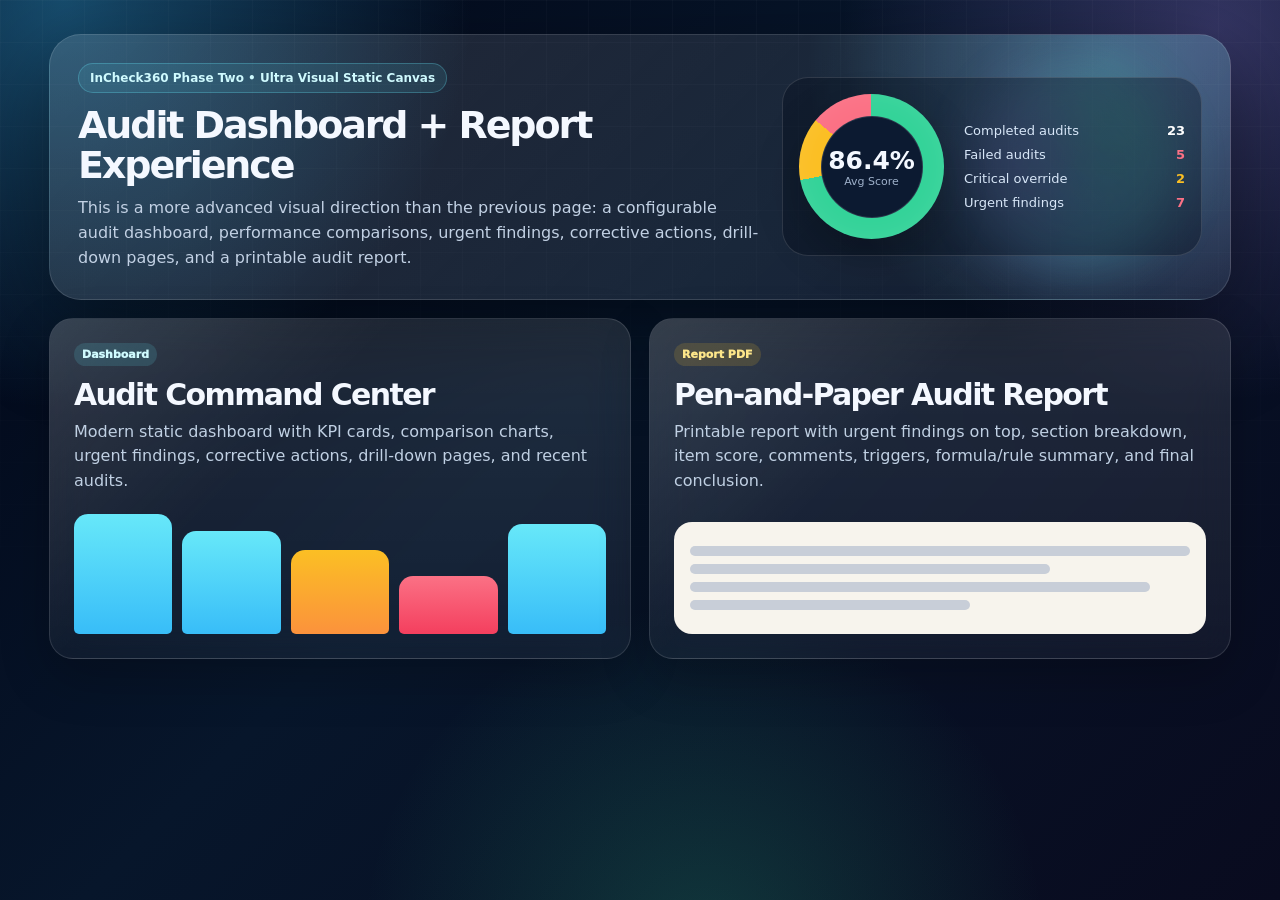
<file: index.html>
<!doctype html>
<html lang="en">
<head>
  <meta charset="utf-8">
  <title>InCheck360 Audit Ultra Visual Canvas</title>
  <meta name="viewport" content="width=device-width, initial-scale=1">
  <link rel="stylesheet" href="ultra.css">
</head>
<body>
  <main class="home">
    <section class="hero">
      <div class="hero-content">
        <div>
          <span class="eyebrow">InCheck360 Phase Two • Ultra Visual Static Canvas</span>
          <h1>Audit Dashboard + Report Experience</h1>
          <p>This is a more advanced visual direction than the previous page: a configurable audit dashboard, performance comparisons, urgent findings, corrective actions, drill-down pages, and a printable audit report.</p>
        </div>
        <div class="health-panel">
          <div class="health-ring"><div class="health-ring-inner"><div><b>86.4%</b><span>Avg Score</span></div></div></div>
          <div class="health-list">
            <div class="health-item"><span>Completed audits</span><b>23</b></div>
            <div class="health-item"><span>Failed audits</span><b style="color:var(--red)">5</b></div>
            <div class="health-item"><span>Critical override</span><b style="color:var(--amber)">2</b></div>
            <div class="health-item"><span>Urgent findings</span><b style="color:var(--red)">7</b></div>
          </div>
        </div>
      </div>
    </section>

    <section class="home-grid">
      <a class="card home-card" href="dashboard_ultra.html">
        <div>
          <span class="chip info">Dashboard</span>
          <h2>Audit Command Center</h2>
          <p>Modern static dashboard with KPI cards, comparison charts, urgent findings, corrective actions, drill-down pages, and recent audits.</p>
        </div>
        <div class="preview-bars">
          <span style="height:100%"></span><span style="height:86%"></span><span style="height:70%;background:linear-gradient(180deg,var(--amber),var(--orange))"></span><span style="height:48%;background:linear-gradient(180deg,var(--red),var(--rose))"></span><span style="height:92%"></span>
        </div>
      </a>

      <a class="card home-card" href="report_ultra.html">
        <div>
          <span class="chip warn">Report PDF</span>
          <h2>Pen-and-Paper Audit Report</h2>
          <p>Printable report with urgent findings on top, section breakdown, item score, comments, triggers, formula/rule summary, and final conclusion.</p>
        </div>
        <div class="preview-paper">
          <div class="paper-line" style="width:100%"></div>
          <div class="paper-line" style="width:72%"></div>
          <div class="paper-line" style="width:92%"></div>
          <div class="paper-line" style="width:56%"></div>
        </div>
      </a>
    </section>
  </main>
</body>
</html>
</file>
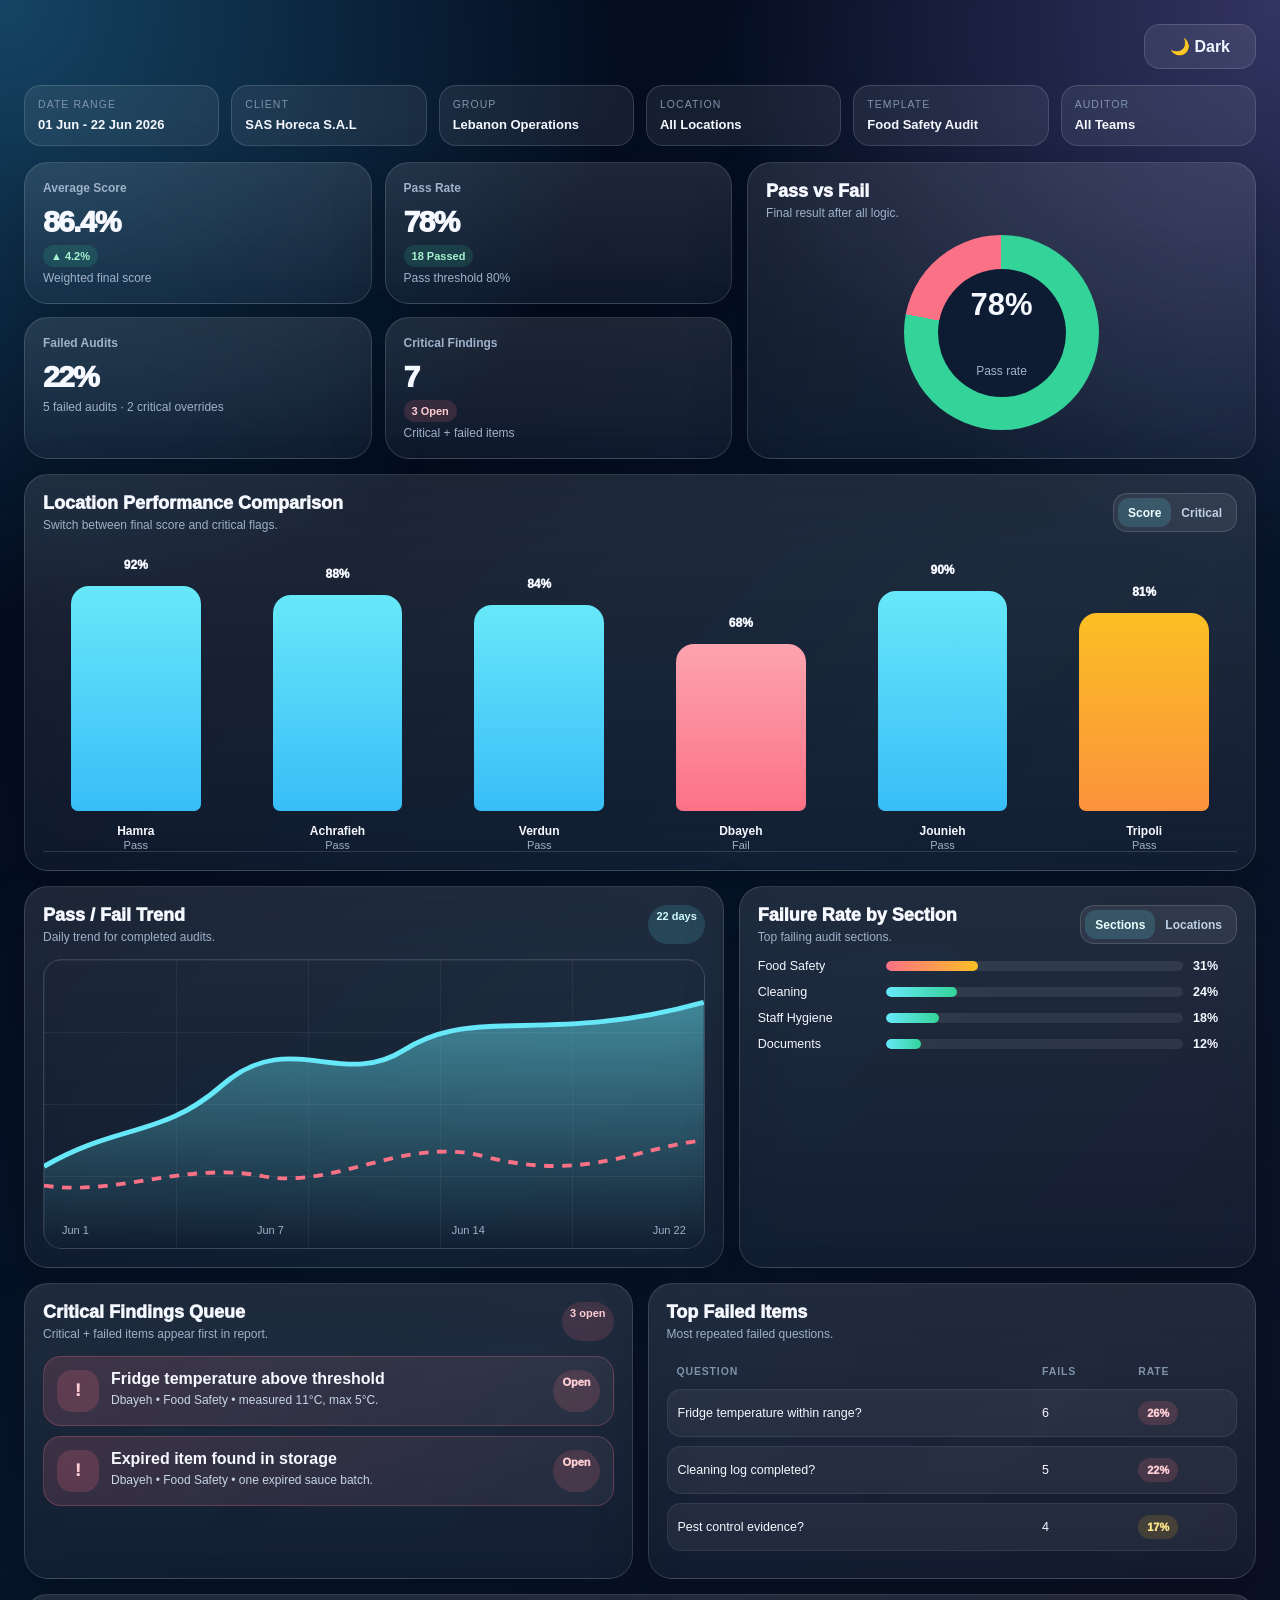
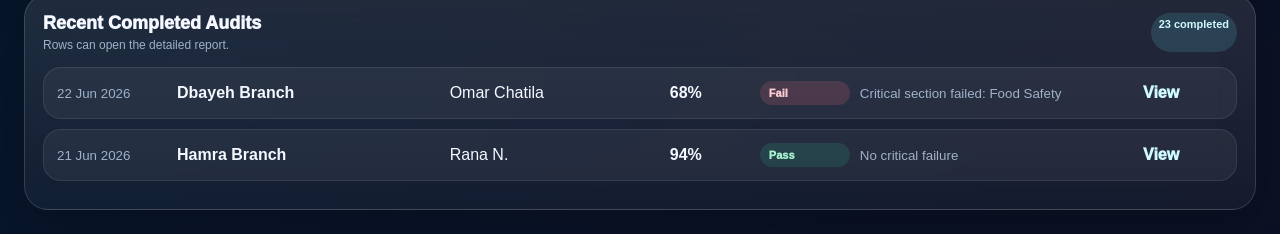
<file: audit_dashboard_configured.html>
<!DOCTYPE html>

<html>
<head>
<meta charset="utf-8"/>
<title>
   InCheck360 Audit Dashboard Working Config
  </title>
<meta content="width=device-width, initial-scale=1" name="viewport"/>
<link href="audit_dashboard_configured.css" rel="stylesheet"/>
</head>
<body>
<div class="app">
<main class="main" id="dashboardMain">
<div class="dashboard-toolbar" aria-label="Dashboard appearance controls">
<button class="btn secondary theme-toggle-btn" id="themeToggleBtn" type="button" aria-label="Toggle light and dark mode">🌙 Dark</button>
</div>
<section class="filters">
<div class="filter">
<label>
       Date Range
      </label>
<b>
       01 Jun - 22 Jun 2026
      </b>
</div>
<div class="filter">
<label>
       Client
      </label>
<b>
       SAS Horeca S.A.L
      </b>
</div>
<div class="filter">
<label>
       Group
      </label>
<b>
       Lebanon Operations
      </b>
</div>
<div class="filter">
<label>
       Location
      </label>
<b>
       All Locations
      </b>
</div>
<div class="filter">
<label>
       Template
      </label>
<b>
       Food Safety Audit
      </b>
</div>
<div class="filter">
<label>
       Auditor
      </label>
<b>
       All Teams
      </b>
</div>
</section>
<section class="top-summary-grid"><section class="kpis">
<div class="card pad">
<div class="kpi-label">
       Average Score
      </div>
<div class="kpi-value">
       86.4%
      </div>
<span class="chip good">
       ▲ 4.2%
      </span>
<div class="subtitle">
       Weighted final score
      </div>
</div>
<div class="card pad">
<div class="kpi-label">
       Pass Rate
      </div>
<div class="kpi-value">
       78%
      </div>
<span class="chip good">
       18 Passed
      </span>
<div class="kpi-caption subtitle">
       Pass threshold 80%
      </div>
</div>
<div class="card pad">
<div class="kpi-label">
       Failed Audits
      </div>
<div class="kpi-value">
       22%
      </div>
<div class="kpi-caption subtitle">
       5 failed audits · 2 critical overrides
      </div>
</div>
<div class="card pad">
<div class="kpi-label">
       Critical Findings
      </div>
<div class="kpi-value">
       7
      </div>
<span class="chip bad">
       3 Open
      </span>
<div class="subtitle">
       Critical + failed items
      </div>
</div>
</section><div class="card pad overview-pass-fail" data-widget="passFail">
<div class="title-row">
<div>
<div class="title">
         Pass vs Fail
        </div>
<div class="subtitle">
         Final result after all logic.
        </div>
</div>
</div>
<div class="donut">
<div>
<b>
         78%
        </b>
<span class="subtitle">
         Pass rate
        </span>
</div>
</div>
</div></section>
<section class="grid-main" style="grid-template-columns:1fr">
<div class="card pad" data-widget="locationPerformance">
<div class="title-row">
<div>
<div class="title">
         Location Performance Comparison
        </div>
<div class="subtitle">
         Switch between final score and critical flags.
        </div>
</div>
<div class="segment">
<button class="active" data-segment="score">
         Score
        </button>
<button data-segment="urgent">
         Critical
        </button>
</div>
</div>
<div class="bars">
<div class="bar-wrap" data-bar="">
<div class="bar" data-value="92%" style="--h:220px">
</div>
<b>
         Hamra
        </b>
<span>
         Pass
        </span>
</div>
<div class="bar-wrap" data-bar="">
<div class="bar" data-value="88%" style="--h:210px">
</div>
<b>
         Achrafieh
        </b>
<span>
         Pass
        </span>
</div>
<div class="bar-wrap" data-bar="">
<div class="bar" data-value="84%" style="--h:200px">
</div>
<b>
         Verdun
        </b>
<span>
         Pass
        </span>
</div>
<div class="bar-wrap" data-bar="">
<div class="bar fail" data-value="68%" style="--h:162px">
</div>
<b>
         Dbayeh
        </b>
<span>
         Fail
        </span>
</div>
<div class="bar-wrap" data-bar="">
<div class="bar" data-value="90%" style="--h:215px">
</div>
<b>
         Jounieh
        </b>
<span>
         Pass
        </span>
</div>
<div class="bar-wrap" data-bar="">
<div class="bar mid" data-value="81%" style="--h:193px">
</div>
<b>
         Tripoli
        </b>
<span>
         Pass
        </span>
</div>
</div>
</div>
</section>
<section class="grid-three secondary-insights-grid">
<div class="card pad" data-widget="trend">
<div class="title-row">
<div>
<div class="title">
         Pass / Fail Trend
        </div>
<div class="subtitle">
         Daily trend for completed audits.
        </div>
</div>
<span class="chip info">
        22 days
       </span>
</div>
<div class="svgchart">
<svg preserveaspectratio="none" viewbox="0 0 620 300">
<defs>
<lineargradient id="areaPass" x1="0" x2="0" y1="0" y2="1">
<stop offset="0%" stop-color="#67e8f9" stop-opacity=".5">
</stop>
<stop offset="100%" stop-color="#67e8f9" stop-opacity="0">
</stop>
</lineargradient>
</defs>
<path d="M0,215 C70,170 112,185 168,130 C230,70 280,135 338,94 C406,46 470,90 620,44 L620,300 L0,300 Z" fill="url(#areaPass)">
</path>
<path d="M0,215 C70,170 112,185 168,130 C230,70 280,135 338,94 C406,46 470,90 620,44" fill="none" stroke="#67e8f9" stroke-width="5">
</path>
<path d="M0,235 C70,246 132,210 205,225 C272,240 340,182 415,205 C510,232 560,194 620,188" fill="none" stroke="#fb7185" stroke-dasharray="9 8" stroke-width="4">
</path>
</svg>
<div class="axis">
<span>
         Jun 1
        </span>
<span>
         Jun 7
        </span>
<span>
         Jun 14
        </span>
<span>
         Jun 22
        </span>
</div>
</div>
</div>

<div class="card pad" data-widget="sectionFailure" data-failure-view="section">
<div class="title-row">
<div>
<div class="title" data-failure-title>
         Failure Rate by Section
        </div>
<div class="subtitle" data-failure-subtitle>
         Top failing audit sections.
        </div>
</div>
<div class="segment failure-view-switch" aria-label="Failure rate view">
<button class="active" data-failure-view-button="section" type="button">Sections</button>
<button data-failure-view-button="location" type="button">Locations</button>
</div>
</div>
<div data-failure-list>
<div class="progress-row"><span>Food Safety</span><div class="track"><span class="danger" style="width:31%"></span></div><b>31%</b></div>
<div class="progress-row"><span>Cleaning</span><div class="track"><span class="warn" style="width:24%"></span></div><b>24%</b></div>
<div class="progress-row"><span>Staff Hygiene</span><div class="track"><span style="width:18%"></span></div><b>18%</b></div>
<div class="progress-row"><span>Documents</span><div class="track"><span style="width:12%"></span></div><b>12%</b></div>
</div>
</div>
</section>
<section class="grid-three" style="grid-template-columns:repeat(2,1fr)">
<div class="card pad" data-widget="urgentFindings">
<div class="title-row">
<div>
<div class="title">
         Critical Findings Queue
        </div>
<div class="subtitle">
         Critical + failed items appear first in report.
        </div>
</div>
<span class="chip bad">
        3 open
       </span>
</div>
<div class="finding">
<div class="finding-icon">
        !
       </div>
<div>
<b>
         Fridge temperature above threshold
        </b>
<p>
         Dbayeh • Food Safety • measured 11°C, max 5°C.
        </p>
</div>
<span class="status fail">
        Open
       </span>
</div>
<div class="finding">
<div class="finding-icon">
        !
       </div>
<div>
<b>
         Expired item found in storage
        </b>
<p>
         Dbayeh • Food Safety • one expired sauce batch.
        </p>
</div>
<span class="status fail">
        Open
       </span>
</div>
</div>
<div class="card pad" data-widget="topFailedItems">
<div class="title-row">
<div>
<div class="title">
         Top Failed Items
        </div>
<div class="subtitle">
         Most repeated failed questions.
        </div>
</div>
</div>
<table class="table">
<tr>
<th>
         Question
        </th>
<th>
         Fails
        </th>
<th>
         Rate
        </th>
</tr>
<tr>
<td>
         Fridge temperature within range?
        </td>
<td>
         6
        </td>
<td>
<span class="status fail">
          26%
         </span>
</td>
</tr>
<tr>
<td>
         Cleaning log completed?
        </td>
<td>
         5
        </td>
<td>
<span class="status fail">
          22%
         </span>
</td>
</tr>
<tr>
<td>
         Pest control evidence?
        </td>
<td>
         4
        </td>
<td>
<span class="status warn">
          17%
         </span>
</td>
</tr>
</table>
</div>
</section>
<section class="card pad" data-widget="recentAudits" style="margin-top:15px">
<div class="title-row">
<div>
<div class="title">
        Recent Completed Audits
       </div>
<div class="subtitle">
        Rows can open the detailed report.
       </div>
</div>
<span class="chip info">
       23 completed
      </span>
</div>
<div class="audit-row">
<small>
       22 Jun 2026
      </small>
<b>
       Dbayeh Branch
      </b>
<span>
       Omar Chatila
      </span>
<b>
       68%
      </b>
<span class="status fail">
       Fail
      </span>
<small>
       Critical section failed: Food Safety
      </small>
<a class="action-link" href="audit_report_configured.html">
       View
      </a>
</div>
<div class="audit-row">
<small>
       21 Jun 2026
      </small>
<b>
       Hamra Branch
      </b>
<span>
       Rana N.
      </span>
<b>
       94%
      </b>
<span class="status pass">
       Pass
      </span>
<small>
       No critical failure
      </small>
<a class="action-link" href="audit_report_configured.html">
       View
      </a>
</div>
</section>
</main>
</div>
<div class="config-overlay" id="configOverlay">
<aside class="config-panel">
<div class="config-header">
<div>
<span class="eyebrow">
       Dashboard Builder
      </span>
<h2>
       Configure Audit Dashboard
      </h2>
<p>
       Choose widgets, default filters, layout density, and role visibility. Settings are saved locally in this browser.
      </p>
</div>
<button class="icon-btn" id="closeConfigBtn" type="button">
      ×
     </button>
</div>
<div class="config-body">
<section class="config-section">
<h3>
       Layout Preset
      </h3>
<div class="preset-grid">
<label class="preset-card">
<input checked="" name="layout" type="radio" value="executive"/>
<span>
         Executive
        </span>
<small>
         KPI + performance overview
        </small>
</label>
<label class="preset-card">
<input name="layout" type="radio" value="operations"/>
<span>
         Operations
        </span>
<small>
         Critical queue + audit list
        </small>
</label>
<label class="preset-card">
<input name="layout" type="radio" value="compact"/>
<span>
         Compact
        </span>
<small>
         Dense layout
        </small>
</label>
</div>
</section>
<section class="config-section">
<h3>
       Default Filters
      </h3>
<div class="config-grid">
<label>
        Client
        <select id="cfgClient">
<option>
          SAS Horeca S.A.L
         </option>
<option>
          Kcal DMCC
         </option>
<option>
          Lebanese Roaster
         </option>
<option>
          All Clients
         </option>
</select>
</label>
<label>
        Location
        <select id="cfgLocation">
<option>
          All Locations
         </option>
<option>
          Dbayeh Branch
         </option>
<option>
          Hamra Branch
         </option>
<option>
          Achrafieh Branch
         </option>
</select>
</label>
<label>
        Checklist Template
        <select id="cfgTemplate">
<option>
          Food Safety Audit
         </option>
<option>
          Cleaning Audit
         </option>
<option>
          Operations Audit
         </option>
<option>
          All Audit Templates
         </option>
</select>
</label>
<label>
        Date Range
        <select id="cfgDate">
<option>
          01 Jun - 22 Jun 2026
         </option>
<option>
          This Week
         </option>
<option>
          This Month
         </option>
<option>
          Last 30 Days
         </option>
</select>
</label>
</div>
</section>
<section class="config-section">
<h3>
       Visible Widgets
      </h3>
<div class="toggle-grid">
<label>
<input checked="" data-toggle-widget="locationPerformance" type="checkbox"/>
        Location Performance
       </label>
<label>
<input checked="" data-toggle-widget="trend" type="checkbox"/>
        Pass / Fail Trend
       </label>
<label>
<input checked="" data-toggle-widget="passFail" type="checkbox"/>
        Pass vs Fail
       </label>
<label>
<input checked="" data-toggle-widget="sectionFailure" type="checkbox"/>
        Section Failure Rate
       </label>
<label>
<input checked="" data-toggle-widget="urgentFindings" type="checkbox"/>
        Critical Findings
       </label>
<label>
<input checked="" data-toggle-widget="topFailedItems" type="checkbox"/>
        Top Failed Items
       </label>
<label>
<input checked="" data-toggle-widget="recentAudits" type="checkbox"/>
        Recent Audits
       </label>
</div>
</section>
<section class="config-section">
<h3>
       Role Visibility
      </h3>
<div class="roles">
<label>
<input checked="" type="checkbox"/>
        Admin
       </label>
<label>
<input checked="" type="checkbox"/>
        GM
       </label>
<label>
<input checked="" type="checkbox"/>
        HOO
       </label>
<label>
<input type="checkbox"/>
        Location Manager
       </label>
<label>
<input type="checkbox"/>
        Auditor
       </label>
</div>
</section>
<section class="config-section">
<h3>
       Widget Parameters
      </h3>
<div class="config-grid">
<label>
        Score threshold
        <input id="cfgThreshold" max="100" min="0" type="number" value="80"/>
</label>
<label>
        Critical alert threshold
        <input id="cfgUrgent" max="50" min="0" type="number" value="3"/>
</label>
<label>
        Default group by
        <select id="cfgGroupBy">
<option>
          Location
         </option>
<option>
          Client
         </option>
<option>
          Group
         </option>
<option>
          Auditor
         </option>
</select>
</label>
<label>
        Refresh mode
        <select id="cfgRefresh">
<option>
          Manual
         </option>
<option>
          Every 5 minutes
         </option>
<option>
          Every 15 minutes
         </option>
<option>
          Hourly
         </option>
</select>
</label>
</div>
</section>
</div>
<div class="config-footer">
<span>
      Changes apply to this static preview only.
     </span>
<div>
<button class="btn secondary" id="resetConfigBtn" type="button">
       Reset
      </button>
<button class="btn" id="saveConfigBtn" type="button">
       Save Configuration
      </button>
</div>
</div>
</aside>
</div>
<script src="audit_dashboard_configured.js">
</script>
</body>
</html>
</file>
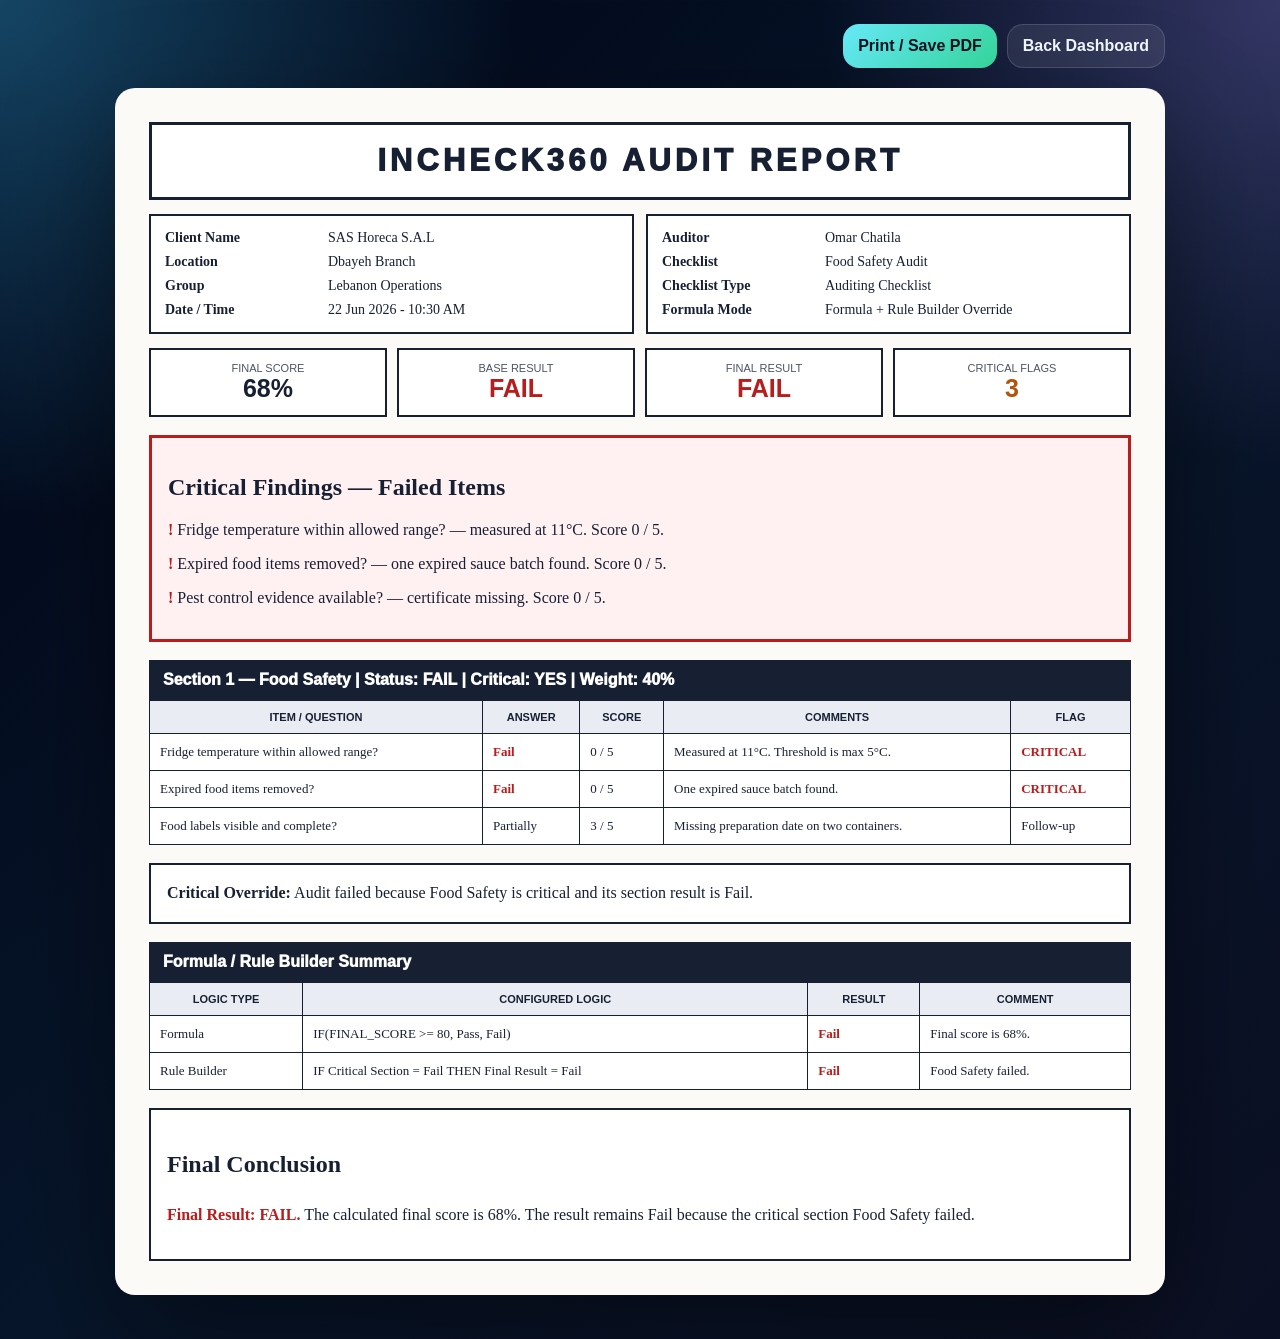
<file: audit_report_configured.html>
<!doctype html><html><head><meta charset="utf-8"><title>InCheck360 Audit Report</title><meta name="viewport" content="width=device-width, initial-scale=1"><link rel="stylesheet" href="audit_dashboard_configured.css"></head><body><main class="main"><div class="actions" style="max-width:1050px;margin:0 auto 16px"><button class="btn" onclick="window.print()">Print / Save PDF</button><a class="btn secondary" href="audit_dashboard_configured.html">Back Dashboard</a></div><article class="paper"><div class="paper-title">InCheck360 Audit Report</div><section class="paper-grid"><div class="paper-box"><div class="meta"><b>Client Name</b><span>SAS Horeca S.A.L</span><b>Location</b><span>Dbayeh Branch</span><b>Group</b><span>Lebanon Operations</span><b>Date / Time</b><span>22 Jun 2026 - 10:30 AM</span></div></div><div class="paper-box"><div class="meta"><b>Auditor</b><span>Omar Chatila</span><b>Checklist</b><span>Food Safety Audit</span><b>Checklist Type</b><span>Auditing Checklist</span><b>Formula Mode</b><span>Formula + Rule Builder Override</span></div></div></section><section class="summary"><div class="sum"><span>Final Score</span><b>68%</b></div><div class="sum"><span>Base Result</span><b class="red">FAIL</b></div><div class="sum"><span>Final Result</span><b class="red">FAIL</b></div><div class="sum"><span>Critical Flags</span><b class="amber">3</b></div></section><section class="urgent"><h2>Critical Findings — Failed Items</h2><p><b class="red">!</b> Fridge temperature within allowed range? — measured at 11°C. Score 0 / 5.</p><p><b class="red">!</b> Expired food items removed? — one expired sauce batch found. Score 0 / 5.</p><p><b class="red">!</b> Pest control evidence available? — certificate missing. Score 0 / 5.</p></section><div class="band">Section 1 — Food Safety | Status: FAIL | Critical: YES | Weight: 40%</div><table class="paper-table"><tr><th>Item / Question</th><th>Answer</th><th>Score</th><th>Comments</th><th>Flag</th></tr><tr><td>Fridge temperature within allowed range?</td><td class="red"><b>Fail</b></td><td>0 / 5</td><td>Measured at 11°C. Threshold is max 5°C.</td><td class="red"><b>CRITICAL</b></td></tr><tr><td>Expired food items removed?</td><td class="red"><b>Fail</b></td><td>0 / 5</td><td>One expired sauce batch found.</td><td class="red"><b>CRITICAL</b></td></tr><tr><td>Food labels visible and complete?</td><td>Partially</td><td>3 / 5</td><td>Missing preparation date on two containers.</td><td>Follow-up</td></tr></table><div class="conclusion"><b>Critical Override:</b> Audit failed because Food Safety is critical and its section result is Fail.</div><div class="band">Formula / Rule Builder Summary</div><table class="paper-table"><tr><th>Logic Type</th><th>Configured Logic</th><th>Result</th><th>Comment</th></tr><tr><td>Formula</td><td>IF(FINAL_SCORE >= 80, Pass, Fail)</td><td class="red"><b>Fail</b></td><td>Final score is 68%.</td></tr><tr><td>Rule Builder</td><td>IF Critical Section = Fail THEN Final Result = Fail</td><td class="red"><b>Fail</b></td><td>Food Safety failed.</td></tr></table><section class="conclusion"><h2>Final Conclusion</h2><p><b class="red">Final Result: FAIL.</b> The calculated final score is 68%. The result remains Fail because the critical section Food Safety failed.</p></section></article></main></body></html>
</file>
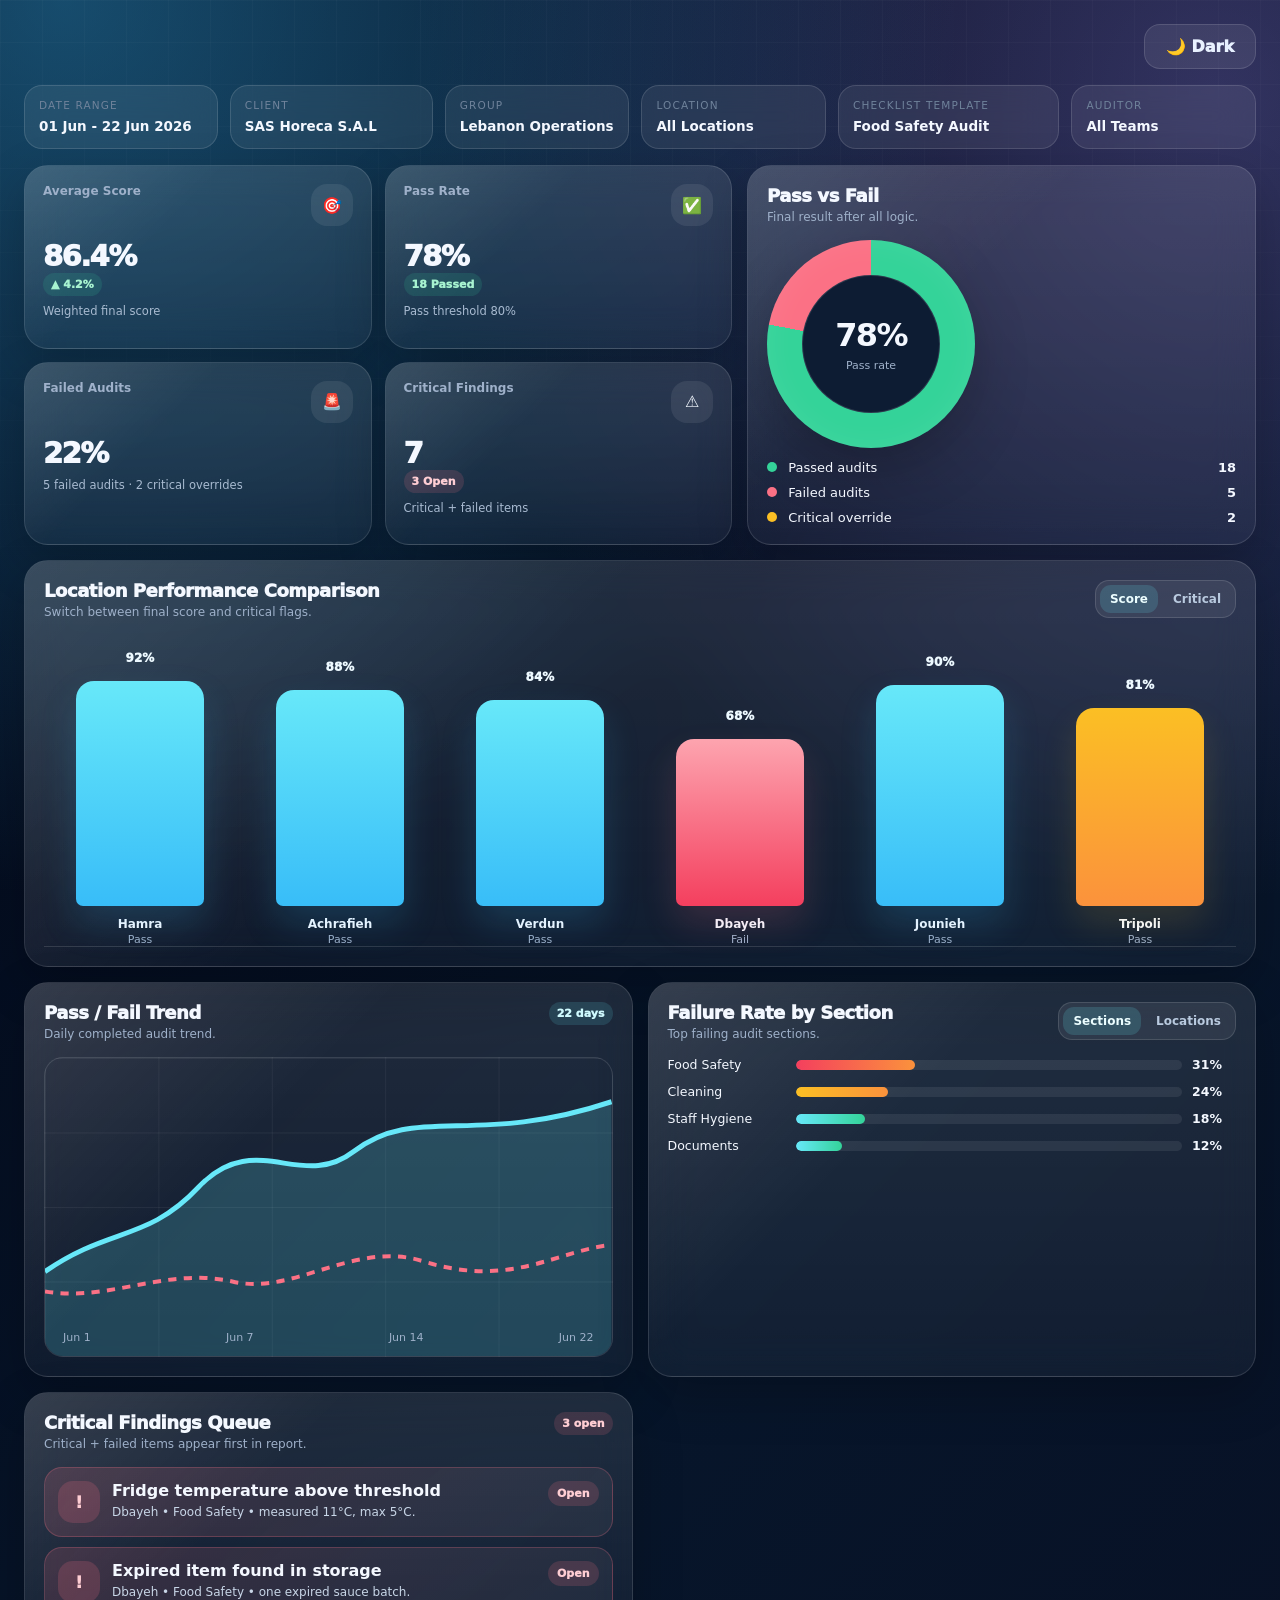
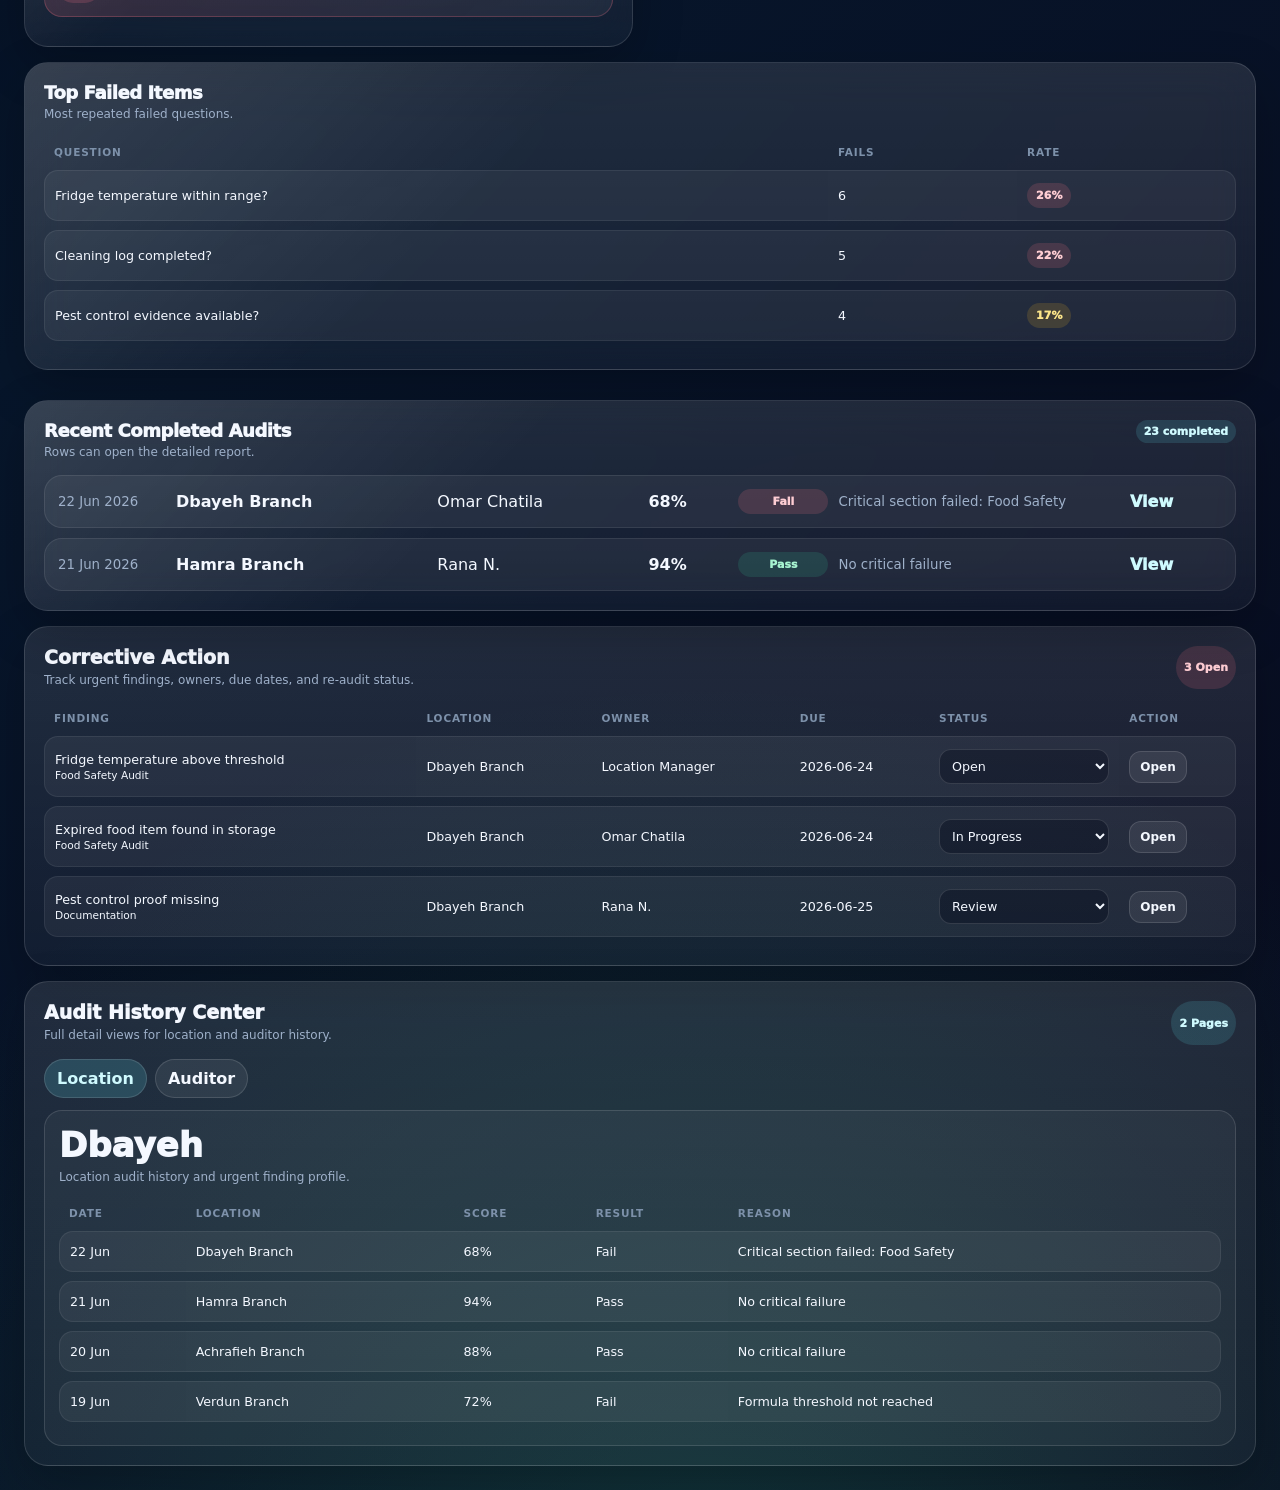
<file: dashboard_ultra.html>
<!DOCTYPE html>

<html lang="en">
<head>
<meta charset="utf-8"/>
<title>
   InCheck360 Audit Command Center
  </title>
<meta content="width=device-width, initial-scale=1" name="viewport"/>
<link href="ultra.css" rel="stylesheet"/>
</head>
<body>
<div class="app">
<main class="main" id="dashboardMain">
<div class="dashboard-toolbar" aria-label="Dashboard appearance controls">
<button class="btn secondary theme-toggle-btn" id="themeToggleBtn" type="button" aria-label="Toggle light and dark mode">🌙 Dark</button>
</div>
<section class="filters">
<div class="filter">
<label>
       Date range
      </label>
<b>
       01 Jun - 22 Jun 2026
      </b>
</div>
<div class="filter">
<label>
       Client
      </label>
<b>
       SAS Horeca S.A.L
      </b>
</div>
<div class="filter">
<label>
       Group
      </label>
<b>
       Lebanon Operations
      </b>
</div>
<div class="filter">
<label>
       Location
      </label>
<b>
       All Locations
      </b>
</div>
<div class="filter">
<label>
       Checklist Template
      </label>
<b>
       Food Safety Audit
      </b>
</div>
<div class="filter">
<label>
       Auditor
      </label>
<b>
       All Teams
      </b>
</div>
</section>
<section class="top-summary-grid"><section class="kpi-grid">
<div class="card kpi">
<div class="kpi-head">
<div class="kpi-label">
        Average Score
       </div>
<div class="kpi-icon">
        🎯
       </div>
</div>
<div class="kpi-value">
       86.4%
      </div>
<span class="chip good">
       ▲ 4.2%
      </span>
<div class="kpi-caption">
       Weighted final score
      </div>
</div>
<div class="card kpi">
<div class="kpi-head">
<div class="kpi-label">
        Pass Rate
       </div>
<div class="kpi-icon">
        ✅
       </div>
</div>
<div class="kpi-value">
       78%
      </div>
<span class="chip good">
       18 Passed
      </span>
<div class="kpi-caption">
       Pass threshold 80%
      </div>
</div>
<div class="card kpi">
<div class="kpi-head">
<div class="kpi-label">
        Failed Audits
       </div>
<div class="kpi-icon">
        🚨
       </div>
</div>
<div class="kpi-value">
       22%
      </div>
<div class="kpi-caption">
       5 failed audits · 2 critical overrides
      </div>
</div>
<div class="card kpi">
<div class="kpi-head">
<div class="kpi-label">
        Critical Findings
       </div>
<div class="kpi-icon">
        ⚠️
       </div>
</div>
<div class="kpi-value">
       7
      </div>
<span class="chip bad">
       3 Open
      </span>
<div class="kpi-caption">
       Critical + failed items
      </div>
</div>
</section><div class="card card-pad overview-pass-fail" data-widget="passFail">
<div class="card-title-row">
<div>
<div class="card-title">
         Pass vs Fail
        </div>
<div class="card-subtitle">
         Final result after all logic.
        </div>
</div>
</div>
<div class="donut-layout">
<div class="donut">
<div class="donut-inner">
<div>
<b>
           78%
          </b>
<span>
           Pass rate
          </span>
</div>
</div>
</div>
<div class="legend-list">
<div class="legend-row">
<span>
<i class="legend-dot" style="background:var(--green)">
</i>
          Passed audits
         </span>
<b>
          18
         </b>
</div>
<div class="legend-row">
<span>
<i class="legend-dot" style="background:var(--red)">
</i>
          Failed audits
         </span>
<b>
          5
         </b>
</div>
<div class="legend-row">
<span>
<i class="legend-dot" style="background:var(--amber)">
</i>
          Critical override
         </span>
<b>
          2
         </b>
</div>
</div>
</div>
</div></section>
<section class="grid-main" style="grid-template-columns:1fr">
<div class="card card-pad" data-widget="locationPerformance">
<div class="card-title-row">
<div>
<div class="card-title">
         Location Performance Comparison
        </div>
<div class="card-subtitle">
         Switch between final score and critical flags.
        </div>
</div>
<div class="segment">
<button class="active" data-segment="score">
         Score
        </button>
<button data-segment="urgent">
         Critical
        </button>
</div>
</div>
<div class="bar-compare">
<div class="location-bar" data-location-bar="">
<div class="bar" data-value="92%" style="--h:220px">
</div>
<b>
         Hamra
        </b>
<span>
         Pass
        </span>
</div>
<div class="location-bar" data-location-bar="">
<div class="bar" data-value="88%" style="--h:210px">
</div>
<b>
         Achrafieh
        </b>
<span>
         Pass
        </span>
</div>
<div class="location-bar" data-location-bar="">
<div class="bar" data-value="84%" style="--h:200px">
</div>
<b>
         Verdun
        </b>
<span>
         Pass
        </span>
</div>
<div class="location-bar" data-location-bar="">
<div class="bar fail" data-value="68%" style="--h:162px">
</div>
<b>
         Dbayeh
        </b>
<span>
         Fail
        </span>
</div>
<div class="location-bar" data-location-bar="">
<div class="bar" data-value="90%" style="--h:215px">
</div>
<b>
         Jounieh
        </b>
<span>
         Pass
        </span>
</div>
<div class="location-bar" data-location-bar="">
<div class="bar mid" data-value="81%" style="--h:193px">
</div>
<b>
         Tripoli
        </b>
<span>
         Pass
        </span>
</div>
</div>
</div>
</section>
<section class="grid-three secondary-insights-grid">
<div class="card card-pad" data-widget="trend">
<div class="card-title-row">
<div>
<div class="card-title">
         Pass / Fail Trend
        </div>
<div class="card-subtitle">
         Daily completed audit trend.
        </div>
</div>
<span class="chip info">
        22 days
       </span>
</div>
<div class="svg-chart">
<svg preserveaspectratio="none" viewbox="0 0 620 300">
<path d="M0,215 C70,170 112,185 168,130 C230,70 280,135 338,94 C406,46 470,90 620,44 L620,300 L0,300 Z" fill="rgba(103,232,249,.2)">
</path>
<path d="M0,215 C70,170 112,185 168,130 C230,70 280,135 338,94 C406,46 470,90 620,44" fill="none" stroke="#67e8f9" stroke-width="5">
</path>
<path d="M0,235 C70,246 132,210 205,225 C272,240 340,182 415,205 C510,232 560,194 620,188" fill="none" stroke="#fb7185" stroke-dasharray="9 8" stroke-width="4">
</path>
</svg>
<div class="svg-axis">
<span>
         Jun 1
        </span>
<span>
         Jun 7
        </span>
<span>
         Jun 14
        </span>
<span>
         Jun 22
        </span>
</div>
</div>
</div>

<div class="card card-pad" data-widget="sectionFailure" data-failure-view="section">
<div class="card-title-row">
<div>
<div class="card-title" data-failure-title>
         Failure Rate by Section
        </div>
<div class="card-subtitle" data-failure-subtitle>
         Top failing audit sections.
        </div>
</div>
<div class="segment failure-view-switch" aria-label="Failure rate view">
<button class="active" data-failure-view-button="section" type="button">Sections</button>
<button data-failure-view-button="location" type="button">Locations</button>
</div>
</div>
<div class="progress-list" data-failure-list>
<div class="progress-row"><span>Food Safety</span><div class="track"><span class="danger" style="width:31%"></span></div><b>31%</b></div>
<div class="progress-row"><span>Cleaning</span><div class="track"><span class="warn" style="width:24%"></span></div><b>24%</b></div>
<div class="progress-row"><span>Staff Hygiene</span><div class="track"><span style="width:18%"></span></div><b>18%</b></div>
<div class="progress-row"><span>Documents</span><div class="track"><span style="width:12%"></span></div><b>12%</b></div>
</div>
</div>
</section>
<section class="grid-three" style="grid-template-columns:repeat(2,1fr)">
<div class="card card-pad" data-widget="urgentFindings">
<div class="card-title-row">
<div>
<div class="card-title">
         Critical Findings Queue
        </div>
<div class="card-subtitle">
         Critical + failed items appear first in report.
        </div>
</div>
<span class="chip bad">
        3 open
       </span>
</div>
<div class="finding-card">
<div class="finding-icon">
        !
       </div>
<div>
<b>
         Fridge temperature above threshold
        </b>
<p>
         Dbayeh • Food Safety • measured 11°C, max 5°C.
        </p>
</div>
<span class="status fail">
        Open
       </span>
</div>
<div class="finding-card">
<div class="finding-icon">
        !
       </div>
<div>
<b>
         Expired item found in storage
        </b>
<p>
         Dbayeh • Food Safety • one expired sauce batch.
        </p>
</div>
<span class="status fail">
        Open
       </span>
</div>
</div>
<div class="card card-pad" data-widget="topFailedItems">
<div class="card-title-row">
<div>
<div class="card-title">
         Top Failed Items
        </div>
<div class="card-subtitle">
         Most repeated failed questions.
        </div>
</div>
</div>
<table class="table">
<tr>
<th>
         Question
        </th>
<th>
         Fails
        </th>
<th>
         Rate
        </th>
</tr>
<tr>
<td>
         Fridge temperature within range?
        </td>
<td>
         6
        </td>
<td>
<span class="status fail">
          26%
         </span>
</td>
</tr>
<tr>
<td>
         Cleaning log completed?
        </td>
<td>
         5
        </td>
<td>
<span class="status fail">
          22%
         </span>
</td>
</tr>
<tr>
<td>
         Pest control evidence available?
        </td>
<td>
         4
        </td>
<td>
<span class="status warn">
          17%
         </span>
</td>
</tr>
</table>
</div>
</section>
<section class="card card-pad" data-widget="recentAudits" style="margin-top:15px">
<div class="card-title-row">
<div>
<div class="card-title">
        Recent Completed Audits
       </div>
<div class="card-subtitle">
        Rows can open the detailed report.
       </div>
</div>
<span class="chip info">
       23 completed
      </span>
</div>
<div class="audit-list">
<div class="audit-row">
<small>
        22 Jun 2026
       </small>
<b>
        Dbayeh Branch
       </b>
<span>
        Omar Chatila
       </span>
<b>
        68%
       </b>
<span class="status fail">
        Fail
       </span>
<small>
        Critical section failed: Food Safety
       </small>
<a class="action-link" href="report_ultra.html">
        View
       </a>
</div>
<div class="audit-row">
<small>
        21 Jun 2026
       </small>
<b>
        Hamra Branch
       </b>
<span>
        Rana N.
       </span>
<b>
        94%
       </b>
<span class="status pass">
        Pass
       </span>
<small>
        No critical failure
       </small>
<a class="action-link" href="report_ultra.html">
        View
       </a>
</div>
</div>
</section>
</main>
</div>
<script src="audit_ultra.js">
</script>
<script src="audit_modules_advanced.js">
</script>
</body>
</html>
</file>
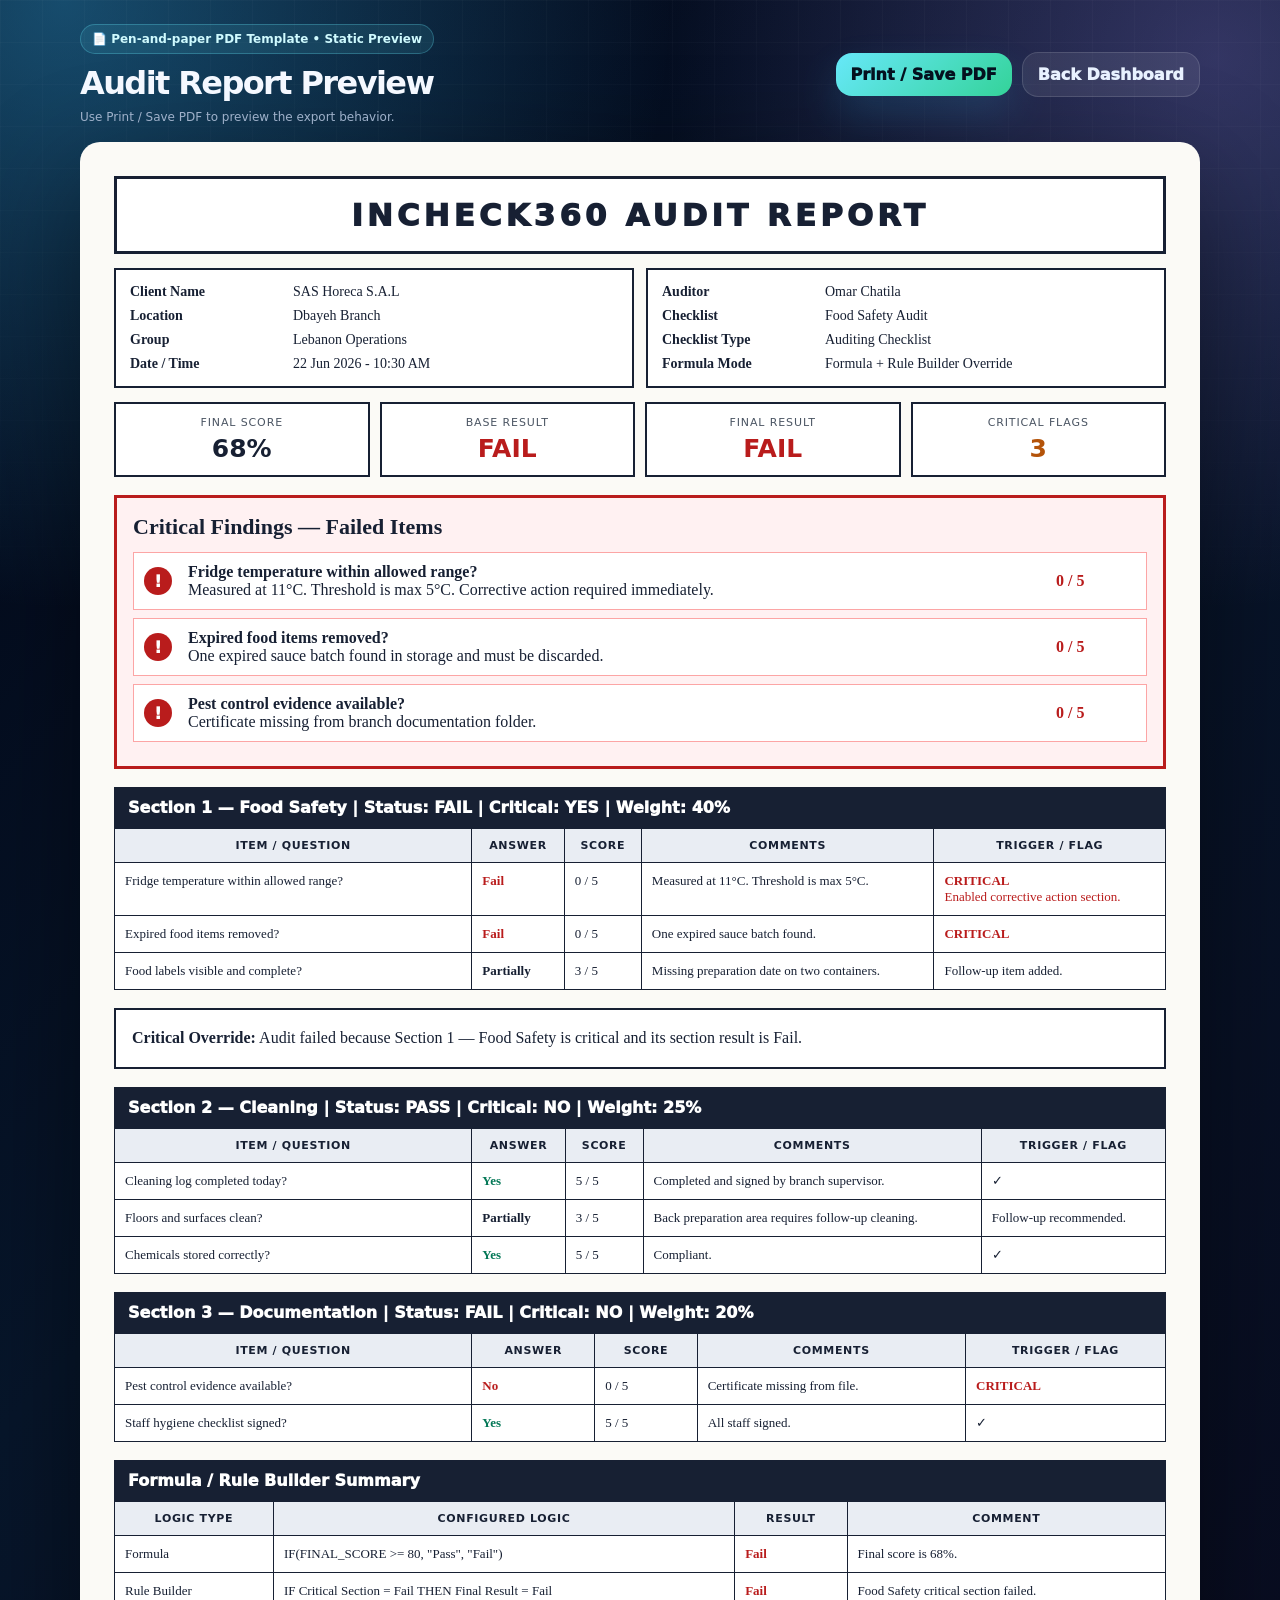
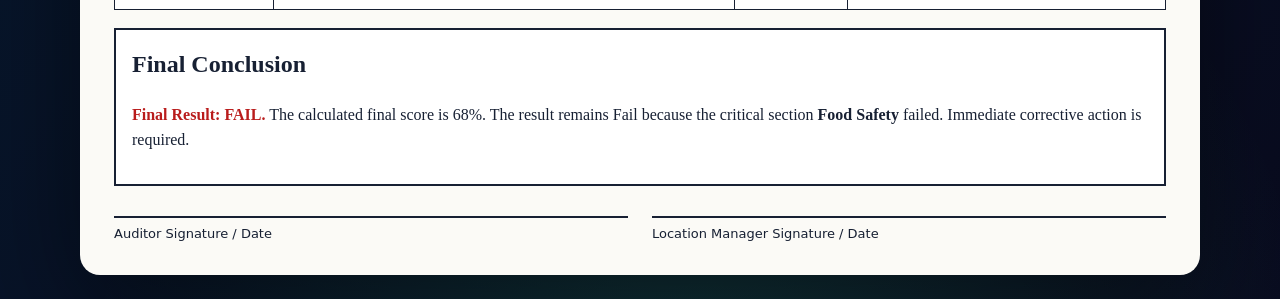
<file: report_ultra.html>
<!doctype html>
<html lang="en">
<head>
  <meta charset="utf-8">
  <title>InCheck360 Audit Report - Ultra Visual</title>
  <meta name="viewport" content="width=device-width, initial-scale=1">
  <link rel="stylesheet" href="ultra.css">
</head>
<body>
  <main class="main">
    <section class="report-shell">
      <div class="report-top">
        <div>
          <span class="eyebrow">📄 Pen-and-paper PDF Template • Static Preview</span>
          <h1 style="margin:10px 0 0;font-size:32px;letter-spacing:-.05em">Audit Report Preview</h1>
          <div class="print-note">Use Print / Save PDF to preview the export behavior.</div>
        </div>
        <div class="top-actions">
          <button class="btn" onclick="window.print()">Print / Save PDF</button>
          <a class="btn secondary" href="dashboard_ultra.html">Back Dashboard</a>
        </div>
      </div>

      <article class="paper">
        <div class="paper-title">InCheck360 Audit Report</div>

        <section class="paper-meta">
          <div class="paper-box">
            <div class="meta-grid">
              <b>Client Name</b><span>SAS Horeca S.A.L</span>
              <b>Location</b><span>Dbayeh Branch</span>
              <b>Group</b><span>Lebanon Operations</span>
              <b>Date / Time</b><span>22 Jun 2026 - 10:30 AM</span>
            </div>
          </div>
          <div class="paper-box">
            <div class="meta-grid">
              <b>Auditor</b><span>Omar Chatila</span>
              <b>Checklist</b><span>Food Safety Audit</span>
              <b>Checklist Type</b><span>Auditing Checklist</span>
              <b>Formula Mode</b><span>Formula + Rule Builder Override</span>
            </div>
          </div>
        </section>

        <section class="paper-summary">
          <div class="summary-cell"><span>Final Score</span><b>68%</b></div>
          <div class="summary-cell"><span>Base Result</span><b class="paper-red">FAIL</b></div>
          <div class="summary-cell"><span>Final Result</span><b class="paper-red">FAIL</b></div>
          <div class="summary-cell"><span>Critical Flags</span><b class="paper-amber">3</b></div>
        </section>

        <section class="urgent-paper">
          <h2>Critical Findings — Failed Items</h2>
          <div class="paper-finding"><div class="paper-icon">!</div><div><b>Fridge temperature within allowed range?</b><br>Measured at 11°C. Threshold is max 5°C. Corrective action required immediately.</div><b class="paper-red">0 / 5</b></div>
          <div class="paper-finding"><div class="paper-icon">!</div><div><b>Expired food items removed?</b><br>One expired sauce batch found in storage and must be discarded.</div><b class="paper-red">0 / 5</b></div>
          <div class="paper-finding"><div class="paper-icon">!</div><div><b>Pest control evidence available?</b><br>Certificate missing from branch documentation folder.</div><b class="paper-red">0 / 5</b></div>
        </section>

        <div class="section-band">Section 1 — Food Safety | Status: FAIL | Critical: YES | Weight: 40%</div>
        <table class="paper-table">
          <thead>
            <tr><th style="width:34%">Item / Question</th><th>Answer</th><th>Score</th><th>Comments</th><th>Trigger / Flag</th></tr>
          </thead>
          <tbody>
            <tr><td>Fridge temperature within allowed range?</td><td class="paper-red"><b>Fail</b></td><td>0 / 5</td><td>Measured at 11°C. Threshold is max 5°C.</td><td class="paper-red"><b>CRITICAL</b><br>Enabled corrective action section.</td></tr>
            <tr><td>Expired food items removed?</td><td class="paper-red"><b>Fail</b></td><td>0 / 5</td><td>One expired sauce batch found.</td><td class="paper-red"><b>CRITICAL</b></td></tr>
            <tr><td>Food labels visible and complete?</td><td><b>Partially</b></td><td>3 / 5</td><td>Missing preparation date on two containers.</td><td>Follow-up item added.</td></tr>
          </tbody>
        </table>
        <div class="conclusion"><b>Critical Override:</b> Audit failed because Section 1 — Food Safety is critical and its section result is Fail.</div>

        <div class="section-band">Section 2 — Cleaning | Status: PASS | Critical: NO | Weight: 25%</div>
        <table class="paper-table">
          <thead>
            <tr><th style="width:34%">Item / Question</th><th>Answer</th><th>Score</th><th>Comments</th><th>Trigger / Flag</th></tr>
          </thead>
          <tbody>
            <tr><td>Cleaning log completed today?</td><td class="paper-green"><b>Yes</b></td><td>5 / 5</td><td>Completed and signed by branch supervisor.</td><td>✓</td></tr>
            <tr><td>Floors and surfaces clean?</td><td><b>Partially</b></td><td>3 / 5</td><td>Back preparation area requires follow-up cleaning.</td><td>Follow-up recommended.</td></tr>
            <tr><td>Chemicals stored correctly?</td><td class="paper-green"><b>Yes</b></td><td>5 / 5</td><td>Compliant.</td><td>✓</td></tr>
          </tbody>
        </table>

        <div class="section-band">Section 3 — Documentation | Status: FAIL | Critical: NO | Weight: 20%</div>
        <table class="paper-table">
          <thead>
            <tr><th style="width:34%">Item / Question</th><th>Answer</th><th>Score</th><th>Comments</th><th>Trigger / Flag</th></tr>
          </thead>
          <tbody>
            <tr><td>Pest control evidence available?</td><td class="paper-red"><b>No</b></td><td>0 / 5</td><td>Certificate missing from file.</td><td class="paper-red"><b>CRITICAL</b></td></tr>
            <tr><td>Staff hygiene checklist signed?</td><td class="paper-green"><b>Yes</b></td><td>5 / 5</td><td>All staff signed.</td><td>✓</td></tr>
          </tbody>
        </table>

        <div class="section-band">Formula / Rule Builder Summary</div>
        <table class="paper-table">
          <thead>
            <tr><th>Logic Type</th><th>Configured Logic</th><th>Result</th><th>Comment</th></tr>
          </thead>
          <tbody>
            <tr><td>Formula</td><td>IF(FINAL_SCORE &gt;= 80, "Pass", "Fail")</td><td class="paper-red"><b>Fail</b></td><td>Final score is 68%.</td></tr>
            <tr><td>Rule Builder</td><td>IF Critical Section = Fail THEN Final Result = Fail</td><td class="paper-red"><b>Fail</b></td><td>Food Safety critical section failed.</td></tr>
          </tbody>
        </table>

        <section class="conclusion">
          <h2 style="margin-top:0">Final Conclusion</h2>
          <p><b class="paper-red">Final Result: FAIL.</b> The calculated final score is 68%. The result remains Fail because the critical section <b>Food Safety</b> failed. Immediate corrective action is required.</p>
        </section>

        <section class="sign-grid">
          <div class="sign-line">Auditor Signature / Date</div>
          <div class="sign-line">Location Manager Signature / Date</div>
        </section>
      </article>
    </section>
  </main>
</body>
</html>
</file>
<file: ultra.css>
:root{
  --bg-0:#020617;
  --bg-1:#07162b;
  --bg-2:#0c1f3a;
  --panel:rgba(15, 28, 51, .78);
  --panel-2:rgba(18, 35, 64, .88);
  --card:rgba(255,255,255,.085);
  --card-2:rgba(255,255,255,.12);
  --stroke:rgba(255,255,255,.13);
  --stroke-strong:rgba(255,255,255,.22);
  --text:#f4f8ff;
  --muted:#9fb1ca;
  --muted-2:#70839b;
  --cyan:#67e8f9;
  --blue:#38bdf8;
  --indigo:#818cf8;
  --violet:#a78bfa;
  --green:#34d399;
  --lime:#a3e635;
  --amber:#fbbf24;
  --orange:#fb923c;
  --red:#fb7185;
  --rose:#f43f5e;
  --shadow:0 32px 95px rgba(0,0,0,.42);
  --shadow-soft:0 18px 50px rgba(0,0,0,.22);
  --radius-xl:32px;
  --radius-lg:24px;
  --radius-md:18px;
  --font: Inter, ui-sans-serif, system-ui, -apple-system, BlinkMacSystemFont, "Segoe UI", Arial, sans-serif;
}
*{box-sizing:border-box}
html{scroll-behavior:smooth}
body{
  margin:0;
  min-height:100vh;
  color:var(--text);
  font-family:var(--font);
  background:
    radial-gradient(circle at 5% 0%, rgba(56,189,248,.38), transparent 27%),
    radial-gradient(circle at 95% 3%, rgba(167,139,250,.28), transparent 25%),
    radial-gradient(circle at 55% 105%, rgba(52,211,153,.20), transparent 29%),
    linear-gradient(135deg, var(--bg-0), var(--bg-1) 45%, #090b1f);
  overflow-x:hidden;
}
body:before{
  content:"";
  position:fixed;
  inset:0;
  background-image:
    linear-gradient(rgba(255,255,255,.035) 1px, transparent 1px),
    linear-gradient(90deg, rgba(255,255,255,.035) 1px, transparent 1px);
  background-size:42px 42px;
  mask-image:linear-gradient(to bottom, rgba(0,0,0,.65), transparent 82%);
  pointer-events:none;
  z-index:-1;
}
a{text-decoration:none;color:inherit}
button,input,select{font:inherit}
button{cursor:pointer}
.app{
  display:grid;
  grid-template-columns:minmax(0,1fr);
  min-height:100vh;
  width:100%;
}
.sidebar{display:none!important}
.brand{
  display:flex;
  align-items:center;
  gap:13px;
  padding:8px 8px 22px;
  border-bottom:1px solid var(--stroke);
}
.brand-logo{
  width:54px;height:54px;border-radius:19px;
  background:
    radial-gradient(circle at 20% 15%, rgba(255,255,255,.95), transparent 16%),
    linear-gradient(135deg,var(--cyan),var(--green));
  display:grid;place-items:center;
  color:#04111f;font-weight:1000;
  box-shadow:0 18px 55px rgba(103,232,249,.26);
}
.brand h2{font-size:20px;margin:0;letter-spacing:-.035em}
.brand p{margin:3px 0 0;color:var(--muted);font-size:12px}
.nav-title{
  color:#72859e;
  text-transform:uppercase;
  letter-spacing:.16em;
  font-size:10.5px;
  margin:22px 12px 9px;
}
.nav-link{
  display:flex;align-items:center;gap:12px;
  padding:12px 13px;
  border-radius:17px;
  color:#bfd0e5;
  margin:5px 0;
  position:relative;
  overflow:hidden;
}
.nav-link:after{
  content:"";
  position:absolute;
  inset:0;
  background:linear-gradient(90deg,rgba(103,232,249,.16),transparent);
  opacity:0;
  transition:.2s ease;
}
.nav-link:hover:after,.nav-link.active:after{opacity:1}
.nav-link:hover,.nav-link.active{
  background:rgba(255,255,255,.075);
  color:white;
  box-shadow:inset 0 0 0 1px rgba(255,255,255,.08);
}
.nav-icon{
  width:34px;height:34px;border-radius:13px;
  background:rgba(255,255,255,.075);
  display:grid;place-items:center;
}
.nav-link span,.nav-link b{position:relative;z-index:1}
.side-module{
  margin-top:22px;
  border:1px solid var(--stroke);
  border-radius:23px;
  padding:16px;
  background:
    radial-gradient(circle at 10% 0%,rgba(103,232,249,.22),transparent 36%),
    linear-gradient(135deg,rgba(255,255,255,.095),rgba(255,255,255,.04));
  box-shadow:var(--shadow-soft);
}
.side-module .mini-title{font-weight:950;margin-bottom:7px}
.side-module p{color:#c3d2e4;font-size:12.5px;line-height:1.45;margin:0}
.live-badge{
  display:inline-flex;align-items:center;gap:7px;
  padding:6px 9px;border-radius:999px;
  background:rgba(52,211,153,.14);
  color:#a7f3d0;
  font-size:11px;font-weight:900;
  margin-bottom:10px;
}
.live-badge i{
  width:7px;height:7px;border-radius:50%;background:var(--green);
  box-shadow:0 0 0 6px rgba(52,211,153,.12);
}
.main{grid-column:1/-1;padding:24px;min-width:0;width:100%;max-width:none}
.topbar{
  display:flex;align-items:center;justify-content:space-between;gap:18px;
  margin-bottom:18px;
}
.searchbox{
  flex:1;
  max-width:520px;
  display:flex;align-items:center;gap:10px;
  padding:12px 14px;
  border-radius:18px;
  background:rgba(255,255,255,.075);
  border:1px solid var(--stroke);
}
.searchbox input{
  width:100%;
  border:0;outline:none;background:transparent;color:var(--text);
}
.searchbox input::placeholder{color:#7f91a8}
.top-actions{display:flex;gap:10px;align-items:center;flex-wrap:wrap;justify-content:flex-end}
.btn{
  border:0;
  border-radius:16px;
  padding:12px 15px;
  font-weight:950;
  color:#04111f;
  background:linear-gradient(135deg,var(--cyan),var(--green));
  box-shadow:0 17px 38px rgba(56,189,248,.16);
}
.btn.secondary{
  color:#e8f1ff;
  background:rgba(255,255,255,.08);
  border:1px solid var(--stroke);
  box-shadow:none;
}
.btn.danger{
  color:#fff;
  background:linear-gradient(135deg,var(--rose),var(--orange));
}
.avatar-stack{display:flex;align-items:center}
.avatar{
  width:38px;height:38px;border-radius:50%;
  border:2px solid #10203a;
  background:linear-gradient(135deg,var(--indigo),var(--cyan));
  display:grid;place-items:center;
  color:#06111f;
  font-weight:1000;
  margin-left:-8px;
}
.avatar:first-child{margin-left:0}
.hero{
  position:relative;
  overflow:hidden;
  border:1px solid var(--stroke);
  border-radius:var(--radius-xl);
  padding:28px;
  background:
    linear-gradient(135deg,rgba(255,255,255,.13),rgba(255,255,255,.045)),
    radial-gradient(circle at 90% 10%,rgba(103,232,249,.28),transparent 28%);
  box-shadow:var(--shadow);
}
.hero:before{
  content:"";
  position:absolute;right:50px;top:28px;width:210px;height:210px;
  background:conic-gradient(from 160deg,var(--cyan),var(--violet),var(--green),var(--cyan));
  border-radius:50%;
  filter:blur(25px);
  opacity:.20;
}
.hero-content{position:relative;display:grid;grid-template-columns:minmax(0,1.25fr) 420px;gap:22px;align-items:center}
.eyebrow{
  display:inline-flex;
  align-items:center;
  gap:8px;
  width:max-content;
  padding:7px 11px;
  border-radius:999px;
  border:1px solid rgba(103,232,249,.27);
  background:rgba(103,232,249,.10);
  color:#cffafe;
  font-size:12px;
  font-weight:900;
}
.hero h1{
  margin:13px 0 9px;
  font-size:38px;
  line-height:1.05;
  letter-spacing:-.055em;
}
.hero p{
  margin:0;
  color:#c2d1e4;
  line-height:1.58;
  max-width:820px;
}
.health-panel{
  display:grid;
  grid-template-columns:150px 1fr;
  gap:15px;
  align-items:center;
  border:1px solid var(--stroke);
  border-radius:26px;
  padding:16px;
  background:rgba(4,12,25,.36);
}
.health-ring{
  width:145px;height:145px;border-radius:50%;
  background:conic-gradient(var(--green) 0 72%, var(--amber) 72% 86%, var(--red) 86% 100%);
  display:grid;place-items:center;
  box-shadow:inset 0 0 25px rgba(255,255,255,.08), 0 20px 45px rgba(0,0,0,.22);
}
.health-ring-inner{
  width:102px;height:102px;border-radius:50%;
  background:#0c1a31;
  display:grid;place-items:center;
  text-align:center;
  border:1px solid var(--stroke);
}
.health-ring-inner b{font-size:25px}
.health-ring-inner span{display:block;color:var(--muted);font-size:11px}
.health-list{display:grid;gap:9px}
.health-item{display:flex;align-items:center;justify-content:space-between;color:#d8e7f8;font-size:13px}
.health-item b{color:white}
.filters{
  display:grid;
  grid-template-columns:1.05fr 1.1fr 1fr 1fr 1.2fr 1fr;
  gap:12px;
  margin:16px 0;
}
.filter{
  padding:13px 14px;
  border:1px solid var(--stroke);
  border-radius:18px;
  background:rgba(255,255,255,.07);
  backdrop-filter:blur(18px);
  transition:.18s ease;
}
.filter:hover{transform:translateY(-2px);background:rgba(255,255,255,.105)}
.filter label{
  display:block;
  color:var(--muted-2);
  text-transform:uppercase;
  letter-spacing:.11em;
  font-size:10.5px;
  margin-bottom:5px;
}
.filter b{font-size:13.5px}
.kpi-grid{
  display:grid;
  grid-template-columns:repeat(4,1fr);
  gap:13px;
}
.card{
  position:relative;
  overflow:hidden;
  border:1px solid var(--stroke);
  border-radius:var(--radius-lg);
  background:
    linear-gradient(180deg,rgba(255,255,255,.105),rgba(255,255,255,.045));
  box-shadow:var(--shadow-soft);
  backdrop-filter:blur(20px);
}
.card:before{
  content:"";
  position:absolute;inset:0;
  background:linear-gradient(135deg,rgba(255,255,255,.10),transparent 38%);
  pointer-events:none;
}
.card>*{position:relative}
.kpi{padding:18px}
.kpi-head{display:flex;align-items:flex-start;justify-content:space-between;gap:12px}
.kpi-label{color:var(--muted);font-size:12px;font-weight:800}
.kpi-icon{
  width:42px;height:42px;border-radius:16px;
  display:grid;place-items:center;
  background:rgba(255,255,255,.08);
}
.kpi-value{
  margin-top:13px;
  font-size:29px;
  font-weight:1000;
  letter-spacing:-.055em;
}
.kpi-caption{color:#a9bbd1;font-size:11.5px;margin-top:8px}
.chip{
  display:inline-flex;align-items:center;gap:5px;
  border-radius:999px;
  padding:5px 8px;
  font-size:11px;
  font-weight:950;
}
.chip.good{background:rgba(52,211,153,.14);color:#a7f3d0}
.chip.bad{background:rgba(251,113,133,.15);color:#fecdd3}
.chip.warn{background:rgba(251,191,36,.15);color:#fde68a}
.chip.info{background:rgba(103,232,249,.14);color:#cffafe}
.grid-main{
  display:grid;
  grid-template-columns:minmax(0,1.55fr) minmax(330px,.9fr);
  gap:15px;
  margin-top:15px;
}
.grid-three{
  display:grid;
  grid-template-columns:1.1fr 1fr 1fr;
  gap:15px;
  margin-top:15px;
}
.card-pad{padding:19px}
.card-title-row{display:flex;align-items:flex-start;justify-content:space-between;gap:12px;margin-bottom:16px}
.card-title{font-size:18px;font-weight:1000;letter-spacing:-.025em}
.card-subtitle{margin-top:4px;color:var(--muted);font-size:12px}
.segment{
  display:flex;gap:5px;
  background:rgba(255,255,255,.07);
  border:1px solid var(--stroke);
  padding:4px;
  border-radius:14px;
}
.segment button{
  border:0;border-radius:11px;
  background:transparent;color:#b9cadf;
  padding:7px 10px;
  font-size:12px;font-weight:900;
}
.segment button.active{background:rgba(103,232,249,.16);color:#ecfeff}
.bar-compare{
  min-height:312px;
  display:grid;
  grid-template-columns:repeat(6,1fr);
  gap:16px;
  align-items:end;
  padding:20px 4px 0;
  border-bottom:1px solid var(--stroke);
}
.location-bar{text-align:center;min-width:54px}
.bar{
  height:var(--h);
  max-height:245px;
  min-height:28px;
  border-radius:18px 18px 7px 7px;
  margin:0 auto 11px;
  width:70%;
  position:relative;
  background:linear-gradient(180deg,var(--cyan),var(--blue));
  box-shadow:0 18px 36px rgba(56,189,248,.17);
}
.bar:before{
  content:attr(data-value);
  position:absolute;top:-30px;left:50%;transform:translateX(-50%);
  font-size:12px;font-weight:1000;color:#edf9ff;
}
.bar.fail{background:linear-gradient(180deg,#fda4af,var(--rose));box-shadow:0 18px 36px rgba(251,113,133,.16)}
.bar.mid{background:linear-gradient(180deg,var(--amber),var(--orange));box-shadow:0 18px 36px rgba(251,191,36,.13)}
.location-bar b{display:block;font-size:12px}
.location-bar span{display:block;color:var(--muted);font-size:11px;margin-top:2px}
.risk-matrix{
  display:grid;
  grid-template-columns:repeat(5,1fr);
  gap:7px;
  height:298px;
}
.risk-cell{
  border:1px solid var(--stroke);
  border-radius:14px;
  background:rgba(255,255,255,.045);
  min-height:48px;
  padding:8px;
  position:relative;
}
.risk-cell.low{background:rgba(52,211,153,.10)}
.risk-cell.med{background:rgba(251,191,36,.12)}
.risk-cell.high{background:rgba(251,113,133,.16)}
.risk-dot{
  width:28px;height:28px;border-radius:50%;
  background:linear-gradient(135deg,var(--rose),var(--amber));
  box-shadow:0 9px 18px rgba(251,113,133,.23);
  display:grid;place-items:center;
  font-size:11px;font-weight:1000;
  position:absolute;right:8px;bottom:8px;
}
.risk-axis{display:flex;justify-content:space-between;color:var(--muted);font-size:11px;margin-top:9px}
.svg-chart{
  height:300px;border-radius:19px;border:1px solid var(--stroke);overflow:hidden;position:relative;
  background:
    linear-gradient(to right,rgba(255,255,255,.052) 1px, transparent 1px) 0 0/20% 100%,
    linear-gradient(to bottom,rgba(255,255,255,.06) 1px, transparent 1px) 0 0/100% 25%;
}
.svg-chart svg{position:absolute;inset:0;width:100%;height:100%}
.svg-axis{position:absolute;left:18px;right:18px;bottom:12px;display:flex;justify-content:space-between;color:var(--muted);font-size:11px}
.donut-layout{display:grid;grid-template-columns:220px 1fr;gap:12px;align-items:center}
.donut{
  width:208px;height:208px;border-radius:50%;
  background:conic-gradient(var(--green) 0 78%, var(--red) 78% 100%);
  display:grid;place-items:center;
  box-shadow:inset 0 0 32px rgba(255,255,255,.07),0 22px 55px rgba(0,0,0,.22);
}
.donut.small{width:122px;height:122px}
.donut-inner{
  width:138px;height:138px;border-radius:50%;
  background:#0d1c33;
  display:grid;place-items:center;text-align:center;
  border:1px solid var(--stroke);
}
.donut.small .donut-inner{width:78px;height:78px}
.donut-inner b{display:block;font-size:32px;letter-spacing:-.05em}
.donut.small .donut-inner b{font-size:20px}
.donut-inner span{color:var(--muted);font-size:11px}
.legend-list{display:grid;gap:10px}
.legend-row{display:flex;justify-content:space-between;align-items:center;gap:12px;font-size:13px}
.legend-dot{width:10px;height:10px;border-radius:50%;display:inline-block;margin-right:7px}
.table{width:100%;border-collapse:separate;border-spacing:0 9px}
.table th{
  color:#7d91aa;
  text-align:left;
  text-transform:uppercase;
  letter-spacing:.08em;
  font-size:10.5px;
  padding:0 10px 3px;
}
.table td{
  background:rgba(255,255,255,.055);
  padding:12px 10px;
  font-size:12.7px;
  border-top:1px solid rgba(255,255,255,.075);
  border-bottom:1px solid rgba(255,255,255,.075);
}
.table td:first-child{border-left:1px solid rgba(255,255,255,.075);border-radius:14px 0 0 14px}
.table td:last-child{border-right:1px solid rgba(255,255,255,.075);border-radius:0 14px 14px 0}
.status{
  display:inline-flex;align-items:center;justify-content:center;
  padding:6px 9px;border-radius:999px;
  font-size:11px;font-weight:1000;
}
.status.pass{background:rgba(52,211,153,.14);color:#a7f3d0}
.status.fail{background:rgba(251,113,133,.16);color:#fecdd3}
.status.warn{background:rgba(251,191,36,.15);color:#fde68a}
.status.info{background:rgba(103,232,249,.14);color:#cffafe}
.progress-list{display:grid;gap:12px}
.progress-row{display:grid;grid-template-columns:118px 1fr 44px;gap:10px;align-items:center;font-size:12.5px}
.track{height:10px;border-radius:999px;background:rgba(255,255,255,.08);overflow:hidden}
.track span{display:block;height:100%;border-radius:999px;background:linear-gradient(90deg,var(--cyan),var(--green))}
.track span.danger{background:linear-gradient(90deg,var(--rose),var(--orange))}
.track span.warn{background:linear-gradient(90deg,var(--amber),var(--orange))}
.heatmap{
  display:grid;
  grid-template-columns:130px repeat(7,1fr);
  gap:7px;
}
.heat-head,.heat-label{
  color:#8fa1b8;font-size:11px;font-weight:950;text-transform:uppercase;letter-spacing:.05em;
}
.heat-label{display:flex;align-items:center}
.heat-cell{
  min-height:38px;border-radius:12px;
  border:1px solid var(--stroke);
  display:grid;place-items:center;
  font-size:11px;font-weight:1000;
}
.heat-cell.good{background:rgba(52,211,153,.16);color:#bbf7d0}
.heat-cell.mid{background:rgba(251,191,36,.15);color:#fde68a}
.heat-cell.bad{background:rgba(251,113,133,.18);color:#fecdd3}
.finding-card{
  display:grid;
  grid-template-columns:42px 1fr auto;
  align-items:start;
  gap:12px;
  padding:13px;
  border:1px solid rgba(251,113,133,.25);
  border-radius:18px;
  background:linear-gradient(135deg,rgba(251,113,133,.16),rgba(255,255,255,.05));
  margin:10px 0;
}
.finding-icon{
  width:42px;height:42px;border-radius:15px;
  display:grid;place-items:center;
  background:rgba(251,113,133,.18);
  color:#fecdd3;font-weight:1000;
}
.finding-card b{display:block}
.finding-card p{margin:4px 0 0;color:#c8d6e7;font-size:12px;line-height:1.45}
.workflow{
  display:grid;
  grid-template-columns:repeat(4,1fr);
  gap:12px;
}
.workflow-step{
  border:1px solid var(--stroke);
  border-radius:18px;
  padding:14px;
  background:rgba(255,255,255,.055);
  position:relative;
}
.workflow-step:not(:last-child):after{
  content:"→";
  position:absolute;right:-15px;top:50%;transform:translateY(-50%);
  color:var(--cyan);font-weight:1000;
}
.workflow-step span{display:block;color:var(--muted);font-size:11px;text-transform:uppercase;letter-spacing:.08em;margin-bottom:6px}
.workflow-step b{font-size:13px}
.trigger-map{
  display:grid;
  grid-template-columns:1fr 1fr;
  gap:12px;
}
.trigger-node{
  border:1px solid var(--stroke);
  border-radius:18px;
  padding:13px;
  background:rgba(255,255,255,.055);
}
.trigger-node .node-top{display:flex;justify-content:space-between;gap:8px;align-items:center;margin-bottom:8px}
.trigger-node p{margin:0;color:#c6d5e7;font-size:12px;line-height:1.45}
.rule-card{
  border:1px solid var(--stroke);
  border-radius:18px;
  padding:14px;
  background:rgba(255,255,255,.055);
  margin:10px 0;
}
.rule-code{
  font-family:"SFMono-Regular",Consolas,monospace;
  font-size:12px;
  color:#cffafe;
  background:rgba(0,0,0,.20);
  border:1px solid rgba(103,232,249,.16);
  padding:10px;
  border-radius:13px;
  margin-top:8px;
}
.audit-list{display:grid;gap:10px}
.audit-row{
  display:grid;
  grid-template-columns:108px 1.25fr 1fr 80px 90px 1.4fr 92px;
  gap:10px;
  align-items:center;
  padding:13px;
  background:rgba(255,255,255,.055);
  border:1px solid rgba(255,255,255,.085);
  border-radius:18px;
}
.audit-row small{color:var(--muted)}
.action-link{color:#cffafe;font-weight:950}
.home{
  max-width:1230px;
  margin:0 auto;
  padding:34px 24px;
}
.home-grid{display:grid;grid-template-columns:1fr 1fr;gap:18px;margin-top:18px}
.home-card{padding:24px;min-height:320px;display:flex;flex-direction:column;justify-content:space-between}
.home-card h2{font-size:30px;letter-spacing:-.055em;margin:11px 0 8px}
.home-card p{color:#c0d0e3;line-height:1.55;margin:0}
.preview-bars{display:flex;gap:10px;align-items:end;height:120px;margin-top:20px}
.preview-bars span{flex:1;border-radius:14px 14px 5px 5px;background:linear-gradient(180deg,var(--cyan),var(--blue))}
.preview-paper{background:#f7f4ed;color:#172033;border-radius:18px;padding:16px;margin-top:20px}
.paper-line{height:10px;background:#c8ced8;border-radius:20px;margin:8px 0}
.report-shell{
  max-width:1120px;
  margin:0 auto;
}
.report-top{
  display:flex;justify-content:space-between;align-items:center;gap:18px;margin-bottom:18px;
}
.paper{
  color:#172033;
  background:#fbfaf6;
  border-radius:20px;
  padding:34px;
  box-shadow:0 40px 115px rgba(0,0,0,.46);
  font-family:Georgia, "Times New Roman", serif;
}
.paper-title{
  border:3px solid #172033;
  background:#fff;
  padding:18px;
  text-align:center;
  text-transform:uppercase;
  letter-spacing:.13em;
  font-weight:1000;
  font-size:31px;
  font-family:var(--font);
}
.paper-meta{
  display:grid;
  grid-template-columns:1fr 1fr;
  gap:12px;
  margin:14px 0;
}
.paper-box{
  border:2px solid #172033;
  background:#fff;
  padding:14px;
}
.meta-grid{
  display:grid;
  grid-template-columns:155px 1fr;
  gap:8px;
  font-size:14px;
}
.paper-summary{
  display:grid;
  grid-template-columns:repeat(4,1fr);
  gap:10px;
  margin:14px 0;
}
.summary-cell{
  border:2px solid #172033;
  background:#fff;
  padding:12px;
  text-align:center;
}
.summary-cell span{
  display:block;font-family:var(--font);font-size:11px;text-transform:uppercase;letter-spacing:.08em;color:#4b5563;
}
.summary-cell b{display:block;font-size:25px;margin-top:5px;font-family:var(--font)}
.paper-red{color:#b91c1c}.paper-green{color:#047857}.paper-amber{color:#b45309}
.urgent-paper{
  border:3px solid #b91c1c;
  background:#fff1f2;
  padding:16px;
  margin:18px 0;
}
.urgent-paper h2{margin:0 0 12px;font-size:22px}
.paper-finding{
  display:grid;
  grid-template-columns:34px 1fr 80px;
  gap:10px;
  align-items:center;
  border:1px solid #fca5a5;
  background:#fff;
  padding:10px;
  margin:8px 0;
}
.paper-icon{
  width:28px;height:28px;border-radius:50%;
  display:grid;place-items:center;
  color:#fff;background:#b91c1c;
  font-family:var(--font);
  font-weight:1000;
}
.section-band{
  background:#172033;
  color:#fff;
  padding:11px 14px;
  margin-top:18px;
  font-family:var(--font);
  font-weight:1000;
}
.paper-table{
  width:100%;
  border-collapse:collapse;
  background:#fff;
}
.paper-table th,.paper-table td{
  border:1.7px solid #172033;
  padding:10px;
  vertical-align:top;
  font-size:13px;
}
.paper-table th{
  background:#e9edf3;
  font-family:var(--font);
  text-transform:uppercase;
  font-size:11px;
  letter-spacing:.06em;
}
.conclusion{
  border:2px solid #172033;
  background:#fff;
  padding:16px;
  margin-top:18px;
  line-height:1.55;
}
.sign-grid{
  display:grid;
  grid-template-columns:1fr 1fr;
  gap:24px;
  margin-top:30px;
}
.sign-line{
  border-top:2px solid #172033;
  padding-top:8px;
  font-size:13px;
  font-family:var(--font);
}
.print-note{
  color:var(--muted);
  font-size:12px;
  margin-top:8px;
}
@keyframes pulseGlow{
  0%,100%{box-shadow:0 0 0 rgba(103,232,249,0)}
  50%{box-shadow:0 0 35px rgba(103,232,249,.18)}
}
.glow{animation:pulseGlow 3.4s infinite}
@media(max-width:1300px){
  .kpi-grid{grid-template-columns:repeat(3,1fr)}
  .grid-main,.grid-three{grid-template-columns:1fr}
  .donut-layout{grid-template-columns:1fr}
}
@media(max-width:980px){
  .app{grid-template-columns:1fr}
  .sidebar{display:none}
  .main{padding:15px}
  .hero-content,.filters,.kpi-grid,.home-grid,.paper-meta,.paper-summary,.sign-grid,.workflow,.trigger-map{grid-template-columns:1fr}
  .topbar,.report-top{flex-direction:column;align-items:stretch}
  .audit-row{grid-template-columns:1fr}
  .heatmap{grid-template-columns:1fr}
  .health-panel{grid-template-columns:1fr}
}
@media print{
  body{background:#fff}
  body:before,.sidebar,.topbar,.hero,.filters,.report-top,.print-note{display:none!important}
  .app{display:block}
  .main{padding:0}
  .paper{box-shadow:none;border-radius:0;padding:0}
  .report-shell{max-width:none}
}

/* Pass vs Fail now sits beside the top KPI cards. */
.top-summary-grid{
  display:grid;
  grid-template-columns:minmax(0,1.28fr) minmax(430px,.92fr);
  gap:15px;
  align-items:stretch;
}
.top-summary-grid .kpi-grid{
  grid-template-columns:repeat(2,minmax(0,1fr));
  height:100%;
}
.top-summary-grid .overview-pass-fail{
  height:100%;
  min-height:0;
}
.secondary-insights-grid{
  grid-template-columns:minmax(0,1.15fr) minmax(340px,.85fr);
}
.top-summary-grid:has(.overview-pass-fail.widget-hidden){
  grid-template-columns:1fr;
}
.top-summary-grid:has(.overview-pass-fail.widget-hidden) .kpi-grid{
  grid-template-columns:repeat(4,minmax(0,1fr));
}
@media(max-width:1200px){
  .top-summary-grid{grid-template-columns:1fr}
  .top-summary-grid .kpi-grid,
  .top-summary-grid:has(.overview-pass-fail.widget-hidden) .kpi-grid{
    grid-template-columns:repeat(2,minmax(0,1fr));
  }
  .secondary-insights-grid{grid-template-columns:1fr}
}
@media(max-width:700px){
  .top-summary-grid .kpi-grid,
  .top-summary-grid:has(.overview-pass-fail.widget-hidden) .kpi-grid{
    grid-template-columns:1fr;
  }
}

/* Full-width layout safety after removing the sidebar */
.app > .main{grid-column:1/-1}
.card,.module-card,.grid-main,.grid-three,.top-summary-grid,.secondary-insights-grid{min-width:0}
.table{width:100%}
@media(max-width:900px){
  .main{padding:15px}
  .table{display:block;overflow-x:auto;white-space:nowrap}
}


/* Stable top summary cards: keep the original 2 x 2 KPI arrangement beside Pass vs Fail. */
.top-summary-grid{
  width:100%;
  display:grid;
  grid-template-columns:minmax(560px,1.28fr) minmax(390px,.92fr);
  gap:15px;
  align-items:stretch;
}
.top-summary-grid .kpi-grid{
  display:grid;
  grid-template-columns:repeat(2,minmax(0,1fr));
  grid-template-rows:repeat(2,minmax(0,1fr));
  grid-auto-flow:row;
  gap:13px;
  min-width:0;
  height:100%;
}
.top-summary-grid .kpi-grid > .card{
  width:100%;
  min-width:0;
  height:100%;
}
.top-summary-grid .overview-pass-fail{
  width:100%;
  min-width:0;
  height:100%;
}
@media(max-width:1200px){
  .top-summary-grid{grid-template-columns:1fr}
  .top-summary-grid .kpi-grid{grid-template-columns:repeat(2,minmax(0,1fr));grid-template-rows:auto}
}
@media(max-width:700px){
  .top-summary-grid .kpi-grid{grid-template-columns:1fr}
}

.failure-view-switch{flex-shrink:0}
@media(max-width:640px){.failure-view-switch{width:100%;margin-top:4px}.failure-view-switch button{flex:1}.card-title-row,.title-row{flex-wrap:wrap}}


.failure-row{display:grid;grid-template-columns:118px 1fr 52px;gap:10px;align-items:start;font-size:12.5px;margin:12px 0}
.failure-row .track{margin-top:3px}
.failure-details{display:flex;flex-wrap:wrap;gap:6px;margin-top:8px}
.failure-tag{display:inline-flex;align-items:center;padding:4px 8px;border-radius:999px;font-size:10.5px;font-weight:800;background:rgba(255,255,255,.08);color:var(--muted)}
.failure-tag strong{color:var(--text);font-weight:900;margin-right:4px}


/* Dashboard appearance toggle */
.dashboard-toolbar{display:flex;justify-content:flex-end;align-items:center;margin:0 0 12px}
.theme-toggle-btn{min-width:112px;display:inline-flex;align-items:center;justify-content:center;gap:7px}
@media(max-width:700px){.dashboard-toolbar{justify-content:stretch}.theme-toggle-btn{width:100%}}
@media print{.dashboard-toolbar{display:none!important}}
</file>
<file: audit_dashboard_configured.css>
:root{--bg:#06111f;--panel:rgba(15,28,51,.82);--card:rgba(255,255,255,.085);--line:rgba(255,255,255,.14);--text:#f5f8ff;--muted:#9fb2ca;--cyan:#67e8f9;--blue:#38bdf8;--green:#34d399;--amber:#fbbf24;--red:#fb7185;--violet:#a78bfa}
*{box-sizing:border-box}body{margin:0;font-family:Inter,Arial,sans-serif;color:var(--text);background:radial-gradient(circle at 0 0,rgba(56,189,248,.34),transparent 28%),radial-gradient(circle at 100% 0,rgba(167,139,250,.28),transparent 25%),linear-gradient(135deg,#020617,#07162b 52%,#0c1024);min-height:100vh}
a{color:inherit;text-decoration:none}button,input,select{font:inherit}.app{display:grid;grid-template-columns:1fr;min-height:100vh}.sidebar{display:none}.brand{display:flex;gap:12px;align-items:center;margin-bottom:28px}.logo{width:52px;height:52px;border-radius:18px;background:linear-gradient(135deg,var(--cyan),var(--green));display:grid;place-items:center;color:#06111f;font-weight:1000}.brand h2{margin:0;font-size:20px}.brand p{margin:2px 0 0;color:var(--muted);font-size:12px}.nav-title{color:#74879f;text-transform:uppercase;letter-spacing:.15em;font-size:11px;margin:22px 12px 8px}.nav a{display:flex;gap:12px;align-items:center;padding:12px;border-radius:16px;color:#c6d7eb;margin:5px 0}.nav a.active,.nav a:hover{background:rgba(255,255,255,.085);color:#fff}.nav span{width:33px;height:33px;border-radius:13px;background:rgba(255,255,255,.08);display:grid;place-items:center}.side-note{margin-top:24px;border:1px solid var(--line);border-radius:22px;padding:16px;background:rgba(255,255,255,.07)}.side-note b{display:block;margin-bottom:7px}.side-note p{margin:0;color:#c7d5e7;font-size:13px;line-height:1.45}.main{padding:24px;min-width:0;width:100%;max-width:none}.topbar{display:flex;justify-content:space-between;gap:14px;align-items:center;margin-bottom:16px}.search{flex:1;max-width:560px;border:1px solid var(--line);border-radius:18px;background:rgba(255,255,255,.07);padding:12px 14px;display:flex;gap:10px}.search input{width:100%;background:transparent;border:0;outline:0;color:white}.actions{display:flex;gap:10px;flex-wrap:wrap;justify-content:flex-end}.btn{border:0;border-radius:16px;padding:12px 15px;font-weight:900;background:linear-gradient(135deg,var(--cyan),var(--green));color:#06111f;cursor:pointer}.btn.secondary{background:rgba(255,255,255,.08);color:#eef6ff;border:1px solid var(--line)}.hero{position:relative;overflow:hidden;border:1px solid var(--line);border-radius:32px;padding:28px;background:linear-gradient(135deg,rgba(255,255,255,.12),rgba(255,255,255,.045));box-shadow:0 30px 90px rgba(0,0,0,.35)}.hero-grid{display:grid;grid-template-columns:1fr 360px;gap:20px;align-items:center}.eyebrow{display:inline-flex;padding:7px 11px;border-radius:999px;background:rgba(103,232,249,.1);border:1px solid rgba(103,232,249,.25);font-size:12px;color:#cffafe;font-weight:900}.hero h1{font-size:38px;margin:13px 0 8px;letter-spacing:-.055em}.hero p{color:#c6d6e8;margin:0;line-height:1.58}.risk-ring{width:152px;height:152px;border-radius:50%;background:conic-gradient(var(--green) 0 72%,var(--amber) 72% 86%,var(--red) 86% 100%);display:grid;place-items:center;margin:auto}.risk-ring div{width:105px;height:105px;border-radius:50%;background:#0b1b32;display:grid;place-items:center;text-align:center}.risk-ring b{font-size:28px}.risk-ring span{color:var(--muted);font-size:11px}.health{border:1px solid var(--line);border-radius:24px;padding:16px;background:rgba(0,0,0,.18);display:grid;grid-template-columns:155px 1fr;gap:10px}.health-row{display:flex;justify-content:space-between;font-size:13px;margin:9px 0;color:#cbd9ea}.health-row b{color:#fff}.filters{display:grid;grid-template-columns:repeat(6,1fr);gap:12px;margin:16px 0}.filter{border:1px solid var(--line);border-radius:17px;background:rgba(255,255,255,.07);padding:12px 13px}.filter label{display:block;font-size:10.5px;color:#7f93ac;text-transform:uppercase;letter-spacing:.1em;margin-bottom:5px}.filter b{font-size:13px}.kpis{display:grid;grid-template-columns:repeat(4,1fr);gap:13px}.card{position:relative;border:1px solid var(--line);border-radius:24px;background:linear-gradient(180deg,rgba(255,255,255,.105),rgba(255,255,255,.045));box-shadow:0 18px 55px rgba(0,0,0,.22);backdrop-filter:blur(18px);overflow:hidden}.pad{padding:18px}.kpi-label{color:var(--muted);font-size:12px;font-weight:800}.kpi-value{font-size:30px;font-weight:1000;letter-spacing:-.055em;margin:10px 0 6px}.chip{display:inline-flex;border-radius:999px;padding:5px 8px;font-size:11px;font-weight:900}.chip.good{background:rgba(52,211,153,.14);color:#a7f3d0}.chip.bad{background:rgba(251,113,133,.15);color:#fecdd3}.chip.info{background:rgba(103,232,249,.14);color:#cffafe}.chip.warn{background:rgba(251,191,36,.15);color:#fde68a}.grid-main{display:grid;grid-template-columns:1.55fr .9fr;gap:15px;margin-top:15px}.grid-three{display:grid;grid-template-columns:1.1fr 1fr 1fr;gap:15px;margin-top:15px}.title-row{display:flex;justify-content:space-between;gap:12px;margin-bottom:15px}.title{font-size:18px;font-weight:1000}.subtitle{color:var(--muted);font-size:12px;margin-top:4px}.segment{display:flex;background:rgba(255,255,255,.07);border:1px solid var(--line);padding:4px;border-radius:14px}.segment button{border:0;background:transparent;color:#bfd0e5;padding:7px 10px;border-radius:11px;font-size:12px;font-weight:900}.segment button.active{background:rgba(103,232,249,.16);color:#ecfeff}.bars{height:305px;display:grid;grid-template-columns:repeat(6,1fr);gap:16px;align-items:end;border-bottom:1px solid var(--line);padding-top:24px}.bar-wrap{text-align:center}.bar{height:var(--h);border-radius:18px 18px 7px 7px;background:linear-gradient(180deg,var(--cyan),var(--blue));margin:0 auto 10px;width:70%;position:relative}.bar:before{content:attr(data-value);position:absolute;top:-28px;left:50%;transform:translateX(-50%);font-size:12px;font-weight:1000}.bar.fail{background:linear-gradient(180deg,#fda4af,var(--red))}.bar.mid{background:linear-gradient(180deg,var(--amber),#fb923c)}.bar-wrap b{font-size:12px}.bar-wrap span{display:block;color:var(--muted);font-size:11px}.matrix{display:grid;grid-template-columns:repeat(5,1fr);gap:7px;height:298px}.cell{border:1px solid var(--line);border-radius:14px;background:rgba(255,255,255,.045);position:relative}.cell.low{background:rgba(52,211,153,.1)}.cell.med{background:rgba(251,191,36,.12)}.cell.high{background:rgba(251,113,133,.16)}.dot{position:absolute;right:8px;bottom:8px;width:28px;height:28px;border-radius:50%;display:grid;place-items:center;background:linear-gradient(135deg,var(--red),var(--amber));font-size:11px;font-weight:1000}.svgchart{height:290px;border:1px solid var(--line);border-radius:19px;position:relative;overflow:hidden;background:linear-gradient(to right,rgba(255,255,255,.05) 1px,transparent 1px) 0 0/20% 100%,linear-gradient(to bottom,rgba(255,255,255,.06) 1px,transparent 1px) 0 0/100% 25%}.svgchart svg{position:absolute;inset:0;width:100%;height:100%}.axis{position:absolute;left:18px;right:18px;bottom:12px;display:flex;justify-content:space-between;color:var(--muted);font-size:11px}.donut{width:195px;height:195px;border-radius:50%;background:conic-gradient(var(--green) 0 78%,var(--red) 78% 100%);display:grid;place-items:center;margin:auto}.donut div{width:128px;height:128px;border-radius:50%;background:#0d1c33;display:grid;place-items:center;text-align:center}.donut b{font-size:31px}.table{width:100%;border-collapse:separate;border-spacing:0 9px}.table th{color:#7f93ac;text-align:left;text-transform:uppercase;font-size:10.5px;letter-spacing:.08em;padding:0 10px 3px}.table td{background:rgba(255,255,255,.055);padding:11px 10px;font-size:12.5px;border-top:1px solid rgba(255,255,255,.075);border-bottom:1px solid rgba(255,255,255,.075)}.table td:first-child{border-left:1px solid rgba(255,255,255,.075);border-radius:14px 0 0 14px}.table td:last-child{border-right:1px solid rgba(255,255,255,.075);border-radius:0 14px 14px 0}.status{display:inline-flex;padding:6px 9px;border-radius:999px;font-size:11px;font-weight:1000}.status.pass{background:rgba(52,211,153,.14);color:#a7f3d0}.status.fail{background:rgba(251,113,133,.16);color:#fecdd3}.status.warn{background:rgba(251,191,36,.15);color:#fde68a}.progress-row{display:grid;grid-template-columns:118px 1fr 44px;gap:10px;align-items:center;font-size:12.5px;margin:12px 0}.track{height:10px;border-radius:999px;background:rgba(255,255,255,.08);overflow:hidden}.track span{display:block;height:100%;background:linear-gradient(90deg,var(--cyan),var(--green));border-radius:999px}.track .danger{background:linear-gradient(90deg,var(--red),var(--amber))}.heatmap{display:grid;grid-template-columns:130px repeat(7,1fr);gap:7px}.heat-label,.heat-head{color:#8fa1b8;font-size:11px;font-weight:950;text-transform:uppercase}.heat-cell{min-height:38px;border-radius:12px;border:1px solid var(--line);display:grid;place-items:center;font-size:11px;font-weight:1000}.heat-cell.good{background:rgba(52,211,153,.16);color:#bbf7d0}.heat-cell.mid{background:rgba(251,191,36,.15);color:#fde68a}.heat-cell.bad{background:rgba(251,113,133,.18);color:#fecdd3}.finding{display:grid;grid-template-columns:42px 1fr auto;gap:12px;padding:13px;border:1px solid rgba(251,113,133,.25);border-radius:18px;background:linear-gradient(135deg,rgba(251,113,133,.16),rgba(255,255,255,.05));margin:10px 0}.finding-icon{width:42px;height:42px;border-radius:15px;display:grid;place-items:center;background:rgba(251,113,133,.18);color:#fecdd3;font-weight:1000}.finding p{margin:4px 0 0;color:#c8d6e7;font-size:12px;line-height:1.45}.workflow{display:grid;grid-template-columns:repeat(4,1fr);gap:12px}.step{border:1px solid var(--line);border-radius:18px;padding:14px;background:rgba(255,255,255,.055)}.step span{display:block;color:var(--muted);font-size:11px;text-transform:uppercase;letter-spacing:.08em}.rule{font-family:Consolas,monospace;font-size:12px;color:#cffafe;background:rgba(0,0,0,.2);border:1px solid rgba(103,232,249,.16);padding:10px;border-radius:13px;margin-top:10px}.trigger-grid{display:grid;grid-template-columns:1fr 1fr;gap:12px}.trigger{border:1px solid var(--line);border-radius:18px;padding:13px;background:rgba(255,255,255,.055)}.audit-row{display:grid;grid-template-columns:110px 1.25fr 1fr 80px 90px 1.3fr 80px;gap:10px;align-items:center;padding:13px;border:1px solid rgba(255,255,255,.085);border-radius:18px;background:rgba(255,255,255,.055);margin:10px 0}.audit-row small{color:var(--muted)}.action-link{color:#cffafe;font-weight:950}.widget-hidden{display:none!important}.main.compact .hero{padding:20px}.main.compact .pad{padding:14px}.main.compact .kpi-value{font-size:24px}.config-overlay{position:fixed;inset:0;z-index:30;display:none;justify-content:flex-end;background:rgba(2,6,23,.65);backdrop-filter:blur(10px)}.config-overlay.open{display:flex}.config-panel{width:min(780px,100%);height:100vh;overflow:auto;background:radial-gradient(circle at 8% 0,rgba(103,232,249,.18),transparent 32%),linear-gradient(180deg,rgba(15,28,51,.98),rgba(7,22,43,.98));border-left:1px solid var(--line);box-shadow:-30px 0 90px rgba(0,0,0,.45);padding:22px;animation:slide .2s ease-out}@keyframes slide{from{transform:translateX(40px);opacity:.4}to{transform:translateX(0);opacity:1}}.config-header{display:flex;justify-content:space-between;gap:18px;border-bottom:1px solid var(--line);padding-bottom:18px}.config-header h2{margin:10px 0 6px;font-size:28px;letter-spacing:-.045em}.config-header p{color:var(--muted);margin:0;line-height:1.5}.icon-btn{width:42px;height:42px;border-radius:15px;border:1px solid var(--line);background:rgba(255,255,255,.08);color:white;font-size:26px}.config-body{display:grid;gap:15px;padding:18px 0 85px}.config-section{border:1px solid var(--line);border-radius:22px;background:rgba(255,255,255,.06);padding:16px}.config-section h3{margin:0 0 13px;font-size:16px}.preset-grid,.config-grid{display:grid;grid-template-columns:repeat(3,1fr);gap:10px}.config-grid{grid-template-columns:1fr 1fr}.preset-card{border:1px solid var(--line);border-radius:17px;padding:13px;background:rgba(255,255,255,.045);cursor:pointer}.preset-card span{font-weight:1000}.preset-card small{display:block;margin-top:7px;color:var(--muted);line-height:1.35}.preset-card:has(input:checked){border-color:rgba(103,232,249,.6);background:rgba(103,232,249,.12)}.config-grid label{font-size:12px;font-weight:900;color:#d9e7f8}.config-grid select,.config-grid input{display:block;margin-top:7px;width:100%;border:1px solid var(--line);border-radius:14px;background:rgba(2,6,23,.35);color:white;padding:11px;outline:none}.config-grid option{background:#0b172c}.toggle-grid{display:grid;grid-template-columns:1fr 1fr;gap:9px}.toggle-grid label,.roles label{display:flex;align-items:center;gap:9px;padding:10px 11px;border:1px solid var(--line);border-radius:14px;background:rgba(255,255,255,.045);font-size:13px;font-weight:800}.roles{display:grid;grid-template-columns:repeat(5,1fr);gap:9px}.config-footer{position:sticky;bottom:0;display:flex;align-items:center;justify-content:space-between;gap:12px;margin:-70px -22px -22px;padding:15px 22px;background:rgba(7,22,43,.92);border-top:1px solid var(--line);backdrop-filter:blur(16px)}.config-footer span{color:var(--muted);font-size:12px}.toast{position:fixed;right:24px;bottom:24px;z-index:40;border:1px solid rgba(52,211,153,.32);background:rgba(6,78,59,.92);color:#dcfce7;padding:13px 16px;border-radius:16px;box-shadow:0 18px 50px rgba(0,0,0,.32);display:none}.toast.show{display:block}.paper{max-width:1050px;margin:20px auto;background:#fbfaf6;color:#172033;border-radius:20px;padding:34px;box-shadow:0 40px 115px rgba(0,0,0,.46);font-family:Georgia,serif}.paper-title{border:3px solid #172033;background:#fff;padding:18px;text-align:center;text-transform:uppercase;letter-spacing:.13em;font-weight:1000;font-size:31px;font-family:Inter,Arial}.paper-grid{display:grid;grid-template-columns:1fr 1fr;gap:12px;margin:14px 0}.paper-box{border:2px solid #172033;background:#fff;padding:14px}.meta{display:grid;grid-template-columns:155px 1fr;gap:8px;font-size:14px}.summary{display:grid;grid-template-columns:repeat(4,1fr);gap:10px}.sum{border:2px solid #172033;background:#fff;text-align:center;padding:12px}.sum span{display:block;font-family:Inter,Arial;font-size:11px;text-transform:uppercase;color:#4b5563}.sum b{display:block;font-family:Inter,Arial;font-size:25px}.urgent{border:3px solid #b91c1c;background:#fff1f2;padding:16px;margin:18px 0}.paper-table{width:100%;border-collapse:collapse;background:#fff}.paper-table th,.paper-table td{border:1.7px solid #172033;padding:10px;font-size:13px;vertical-align:top}.paper-table th{background:#e9edf3;font-family:Inter,Arial;text-transform:uppercase;font-size:11px}.band{background:#172033;color:#fff;padding:11px 14px;margin-top:18px;font-family:Inter,Arial;font-weight:1000}.conclusion{border:2px solid #172033;background:#fff;padding:16px;margin-top:18px;line-height:1.55}.red{color:#b91c1c}.green{color:#047857}.amber{color:#b45309}@media(max-width:1200px){.kpis{grid-template-columns:repeat(3,1fr)}.grid-main,.grid-three{grid-template-columns:1fr}.hero-grid{grid-template-columns:1fr}.health{grid-template-columns:1fr}}@media(max-width:900px){.app{grid-template-columns:1fr}.sidebar{display:none}.main{padding:15px;width:100%;max-width:none}.filters,.kpis,.preset-grid,.config-grid,.toggle-grid,.roles,.paper-grid,.summary,.workflow,.trigger-grid{grid-template-columns:1fr}.audit-row{grid-template-columns:1fr}.heatmap{grid-template-columns:1fr}.topbar{flex-direction:column;align-items:stretch}.config-footer{flex-direction:column;align-items:stretch}}
@media print{body{background:#fff}.sidebar,.topbar,.hero,.filters,.config-overlay{display:none!important}.app{display:block}.main{padding:0}.paper{box-shadow:none;margin:0;border-radius:0;max-width:none}}

/* Pass vs Fail now sits beside the top KPI cards. */
.top-summary-grid{display:grid;grid-template-columns:minmax(0,1.28fr) minmax(390px,.92fr);gap:15px;align-items:stretch}
.top-summary-grid .kpis{grid-template-columns:repeat(2,minmax(0,1fr));height:100%}
.top-summary-grid .overview-pass-fail{height:100%;min-height:0}
.secondary-insights-grid{grid-template-columns:minmax(0,1.15fr) minmax(320px,.85fr)}
.top-summary-grid:has(.overview-pass-fail.widget-hidden){grid-template-columns:1fr}
.top-summary-grid:has(.overview-pass-fail.widget-hidden) .kpis{grid-template-columns:repeat(4,minmax(0,1fr))}
@media(max-width:1200px){.top-summary-grid{grid-template-columns:1fr}.top-summary-grid .kpis,.top-summary-grid:has(.overview-pass-fail.widget-hidden) .kpis{grid-template-columns:repeat(2,minmax(0,1fr))}.secondary-insights-grid{grid-template-columns:1fr}}
@media(max-width:700px){.top-summary-grid .kpis,.top-summary-grid:has(.overview-pass-fail.widget-hidden) .kpis{grid-template-columns:1fr}}


/* Stable top summary cards: keep the original 2 x 2 KPI arrangement beside Pass vs Fail. */
.top-summary-grid{
  width:100%;
  display:grid;
  grid-template-columns:minmax(560px,1.28fr) minmax(390px,.92fr);
  gap:15px;
  align-items:stretch;
}
.top-summary-grid .kpis{
  display:grid;
  grid-template-columns:repeat(2,minmax(0,1fr));
  grid-template-rows:repeat(2,minmax(0,1fr));
  grid-auto-flow:row;
  gap:13px;
  min-width:0;
  height:100%;
}
.top-summary-grid .kpis > .card{
  width:100%;
  min-width:0;
  height:100%;
}
.top-summary-grid .overview-pass-fail{
  width:100%;
  min-width:0;
  height:100%;
}
@media(max-width:1200px){
  .top-summary-grid{grid-template-columns:1fr}
  .top-summary-grid .kpis{grid-template-columns:repeat(2,minmax(0,1fr));grid-template-rows:auto}
}
@media(max-width:700px){
  .top-summary-grid .kpis{grid-template-columns:1fr}
}

.failure-view-switch{flex-shrink:0}
@media(max-width:640px){.failure-view-switch{width:100%;margin-top:4px}.failure-view-switch button{flex:1}.card-title-row,.title-row{flex-wrap:wrap}}
.failure-row{display:grid;grid-template-columns:118px 1fr 52px;gap:10px;align-items:start;font-size:12.5px;margin:12px 0}.failure-row .track{margin-top:3px}.failure-details{display:flex;flex-wrap:wrap;gap:6px;margin-top:8px}.failure-tag{display:inline-flex;align-items:center;padding:4px 8px;border-radius:999px;font-size:10.5px;font-weight:800;background:rgba(255,255,255,.08);color:var(--muted)}.failure-tag strong{color:var(--text);font-weight:900;margin-right:4px}

/* Dashboard appearance toggle */
.dashboard-toolbar{display:flex;justify-content:flex-end;align-items:center;margin:0 0 12px}
.theme-toggle-btn{min-width:112px;display:inline-flex;align-items:center;justify-content:center;gap:7px}
html[data-theme="light"]{--bg:#eef4fb;--panel:rgba(255,255,255,.9);--card:rgba(255,255,255,.86);--line:rgba(15,23,42,.14);--text:#172033;--muted:#667085}
html[data-theme="light"] body{background:radial-gradient(circle at 0 0,rgba(56,189,248,.20),transparent 30%),radial-gradient(circle at 100% 0,rgba(167,139,250,.14),transparent 28%),linear-gradient(135deg,#f8fbff,#eef4fb 55%,#f7f4ff)}
html[data-theme="light"] .card,
html[data-theme="light"] .filter,
html[data-theme="light"] .config-section,
html[data-theme="light"] .preset-card,
html[data-theme="light"] .step,
html[data-theme="light"] .trigger,
html[data-theme="light"] .drill-page-body,
html[data-theme="light"] .table td,
html[data-theme="light"] .audit-row{background:rgba(255,255,255,.82);color:#172033;border-color:rgba(15,23,42,.12)}
html[data-theme="light"] .subtitle,
html[data-theme="light"] .kpi-label,
html[data-theme="light"] .filter label,
html[data-theme="light"] .module-sub,
html[data-theme="light"] .audit-row small,
html[data-theme="light"] .failure-tag{color:#667085}
html[data-theme="light"] .segment{background:rgba(15,23,42,.06);border-color:rgba(15,23,42,.12)}
html[data-theme="light"] .segment button{color:#475569}
html[data-theme="light"] .segment button.active{background:rgba(14,165,233,.14);color:#0f172a}
html[data-theme="light"] .btn.secondary{background:rgba(255,255,255,.92);color:#172033;border-color:rgba(15,23,42,.15)}
html[data-theme="light"] .track{background:rgba(15,23,42,.10)}
html[data-theme="light"] .table th{color:#64748b}
html[data-theme="light"] .action-status,
html[data-theme="light"] .config-grid select,
html[data-theme="light"] .config-grid input{background:#fff;color:#172033;border-color:rgba(15,23,42,.16)}
html[data-theme="light"] .config-panel{background:linear-gradient(180deg,rgba(255,255,255,.98),rgba(244,248,255,.98));color:#172033}
html[data-theme="light"] .config-footer{background:rgba(255,255,255,.94)}
@media(max-width:700px){.dashboard-toolbar{justify-content:stretch}.theme-toggle-btn{width:100%}}
@media print{.dashboard-toolbar{display:none!important}}
</file>
